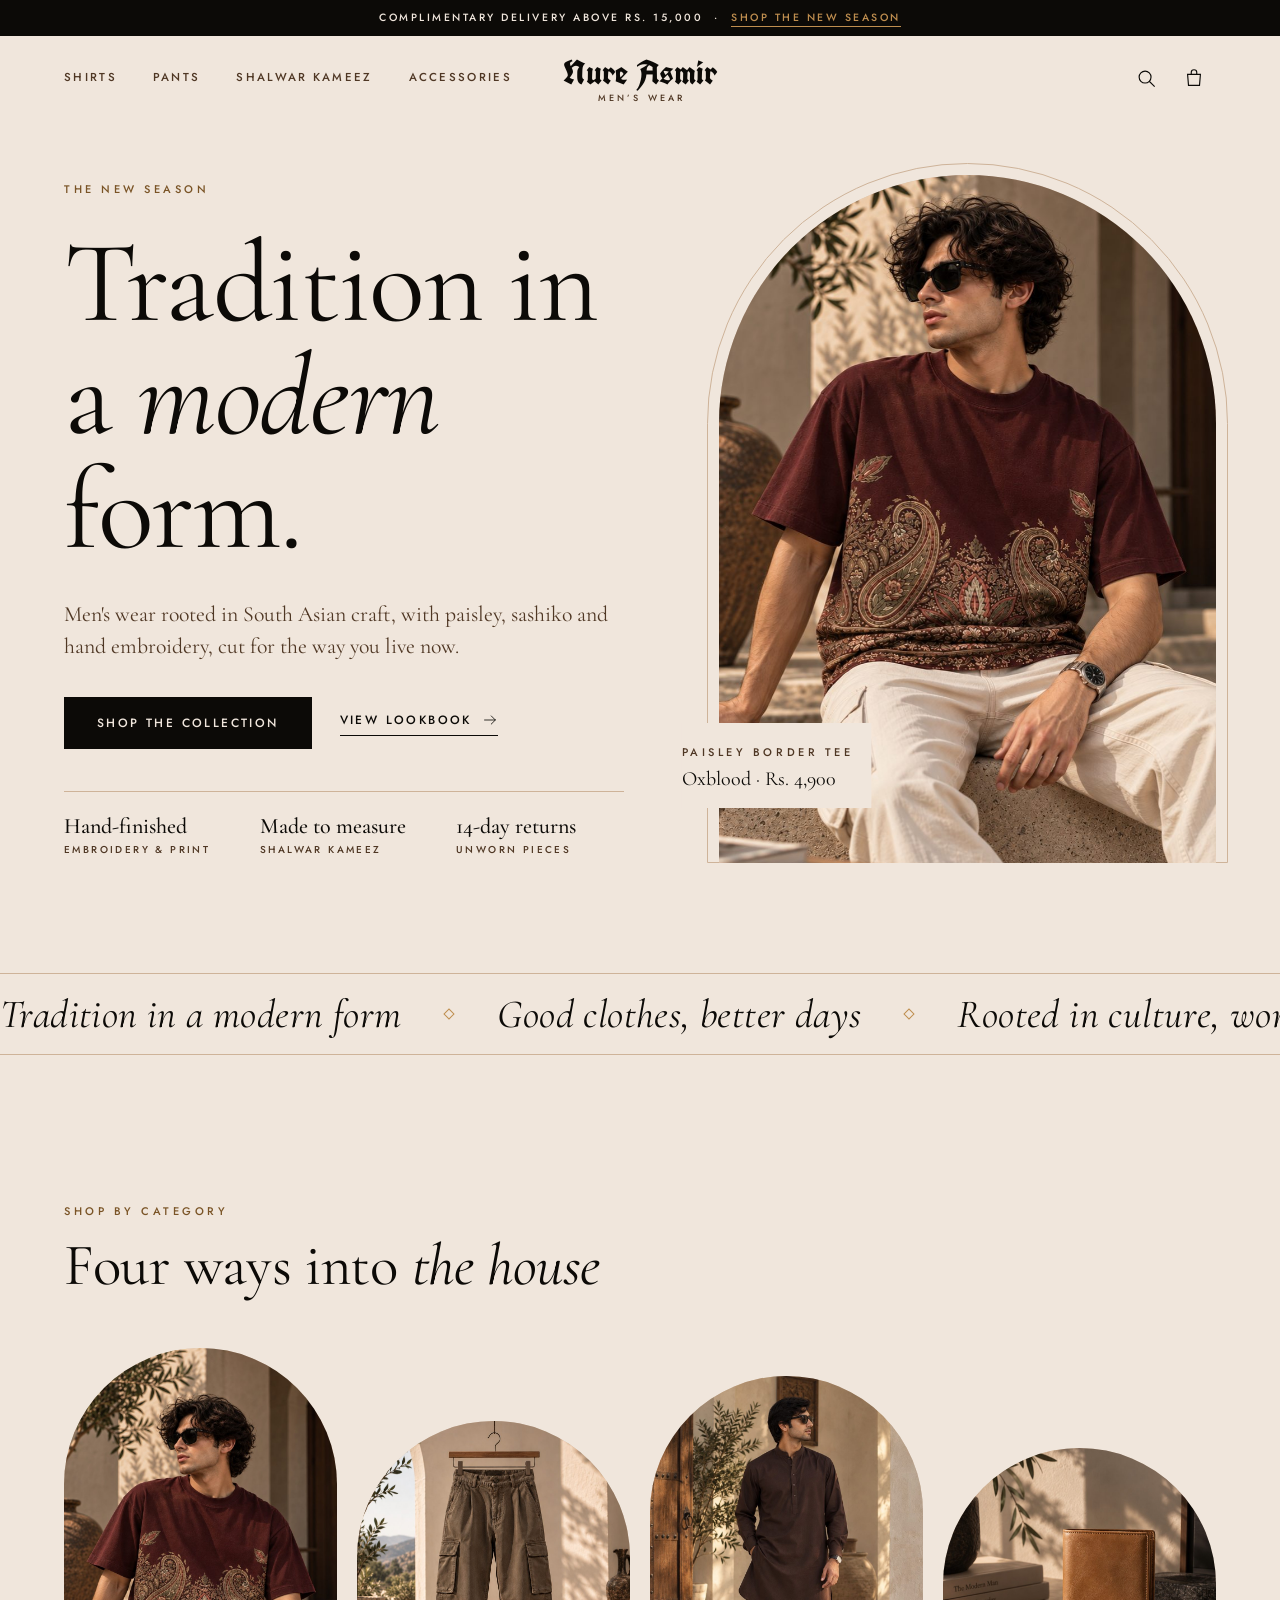
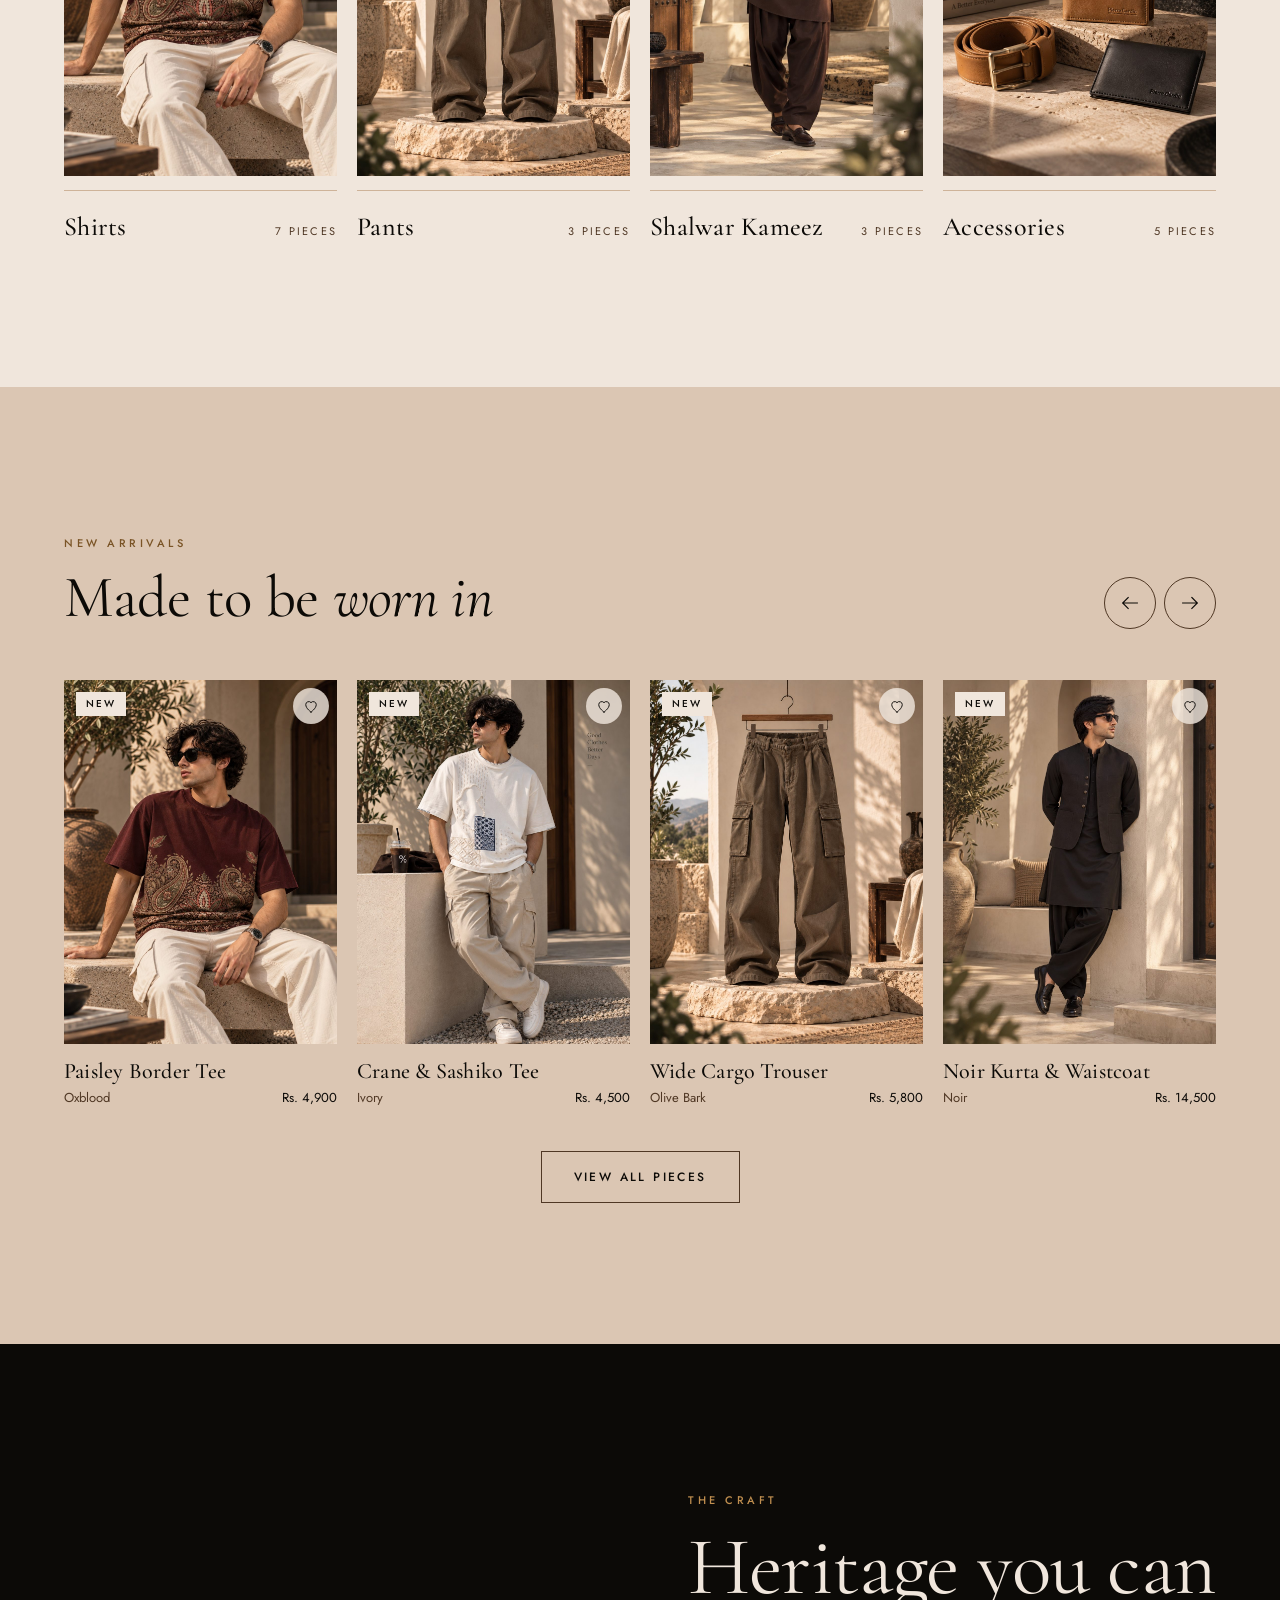
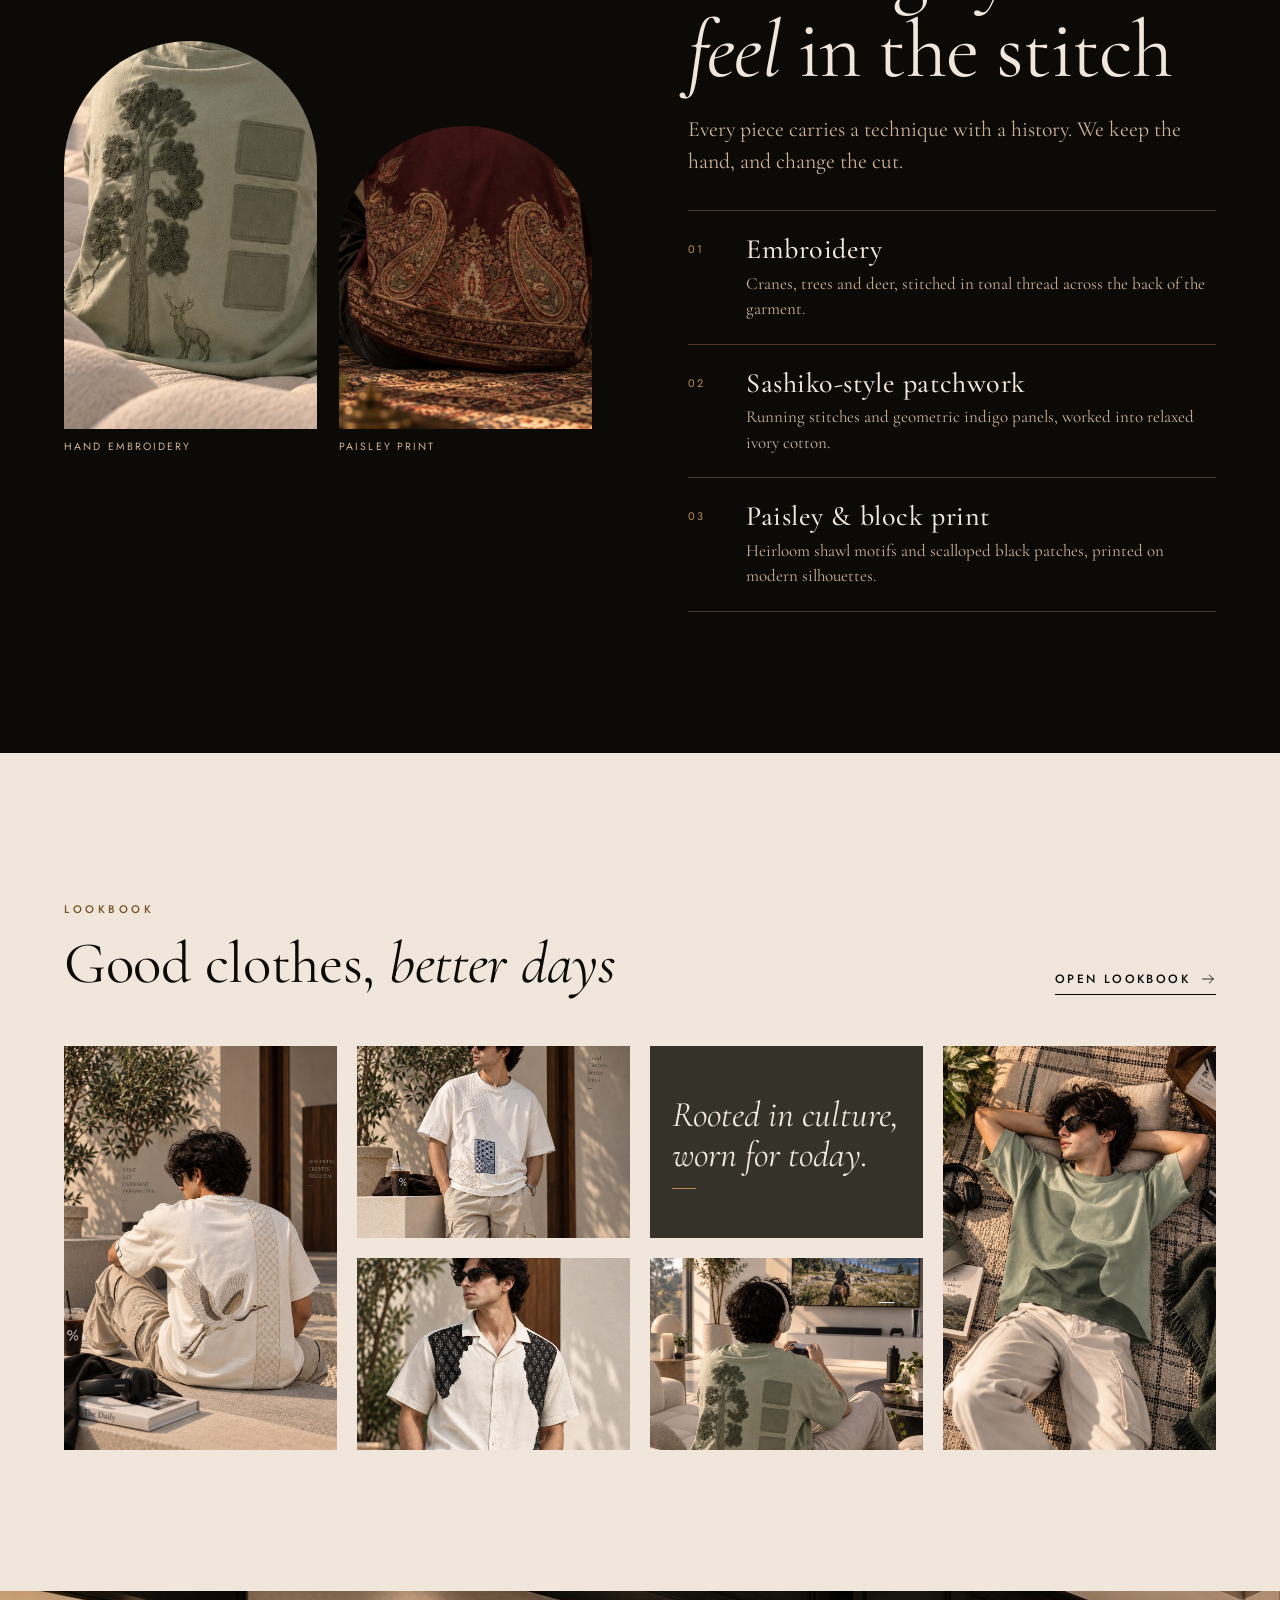
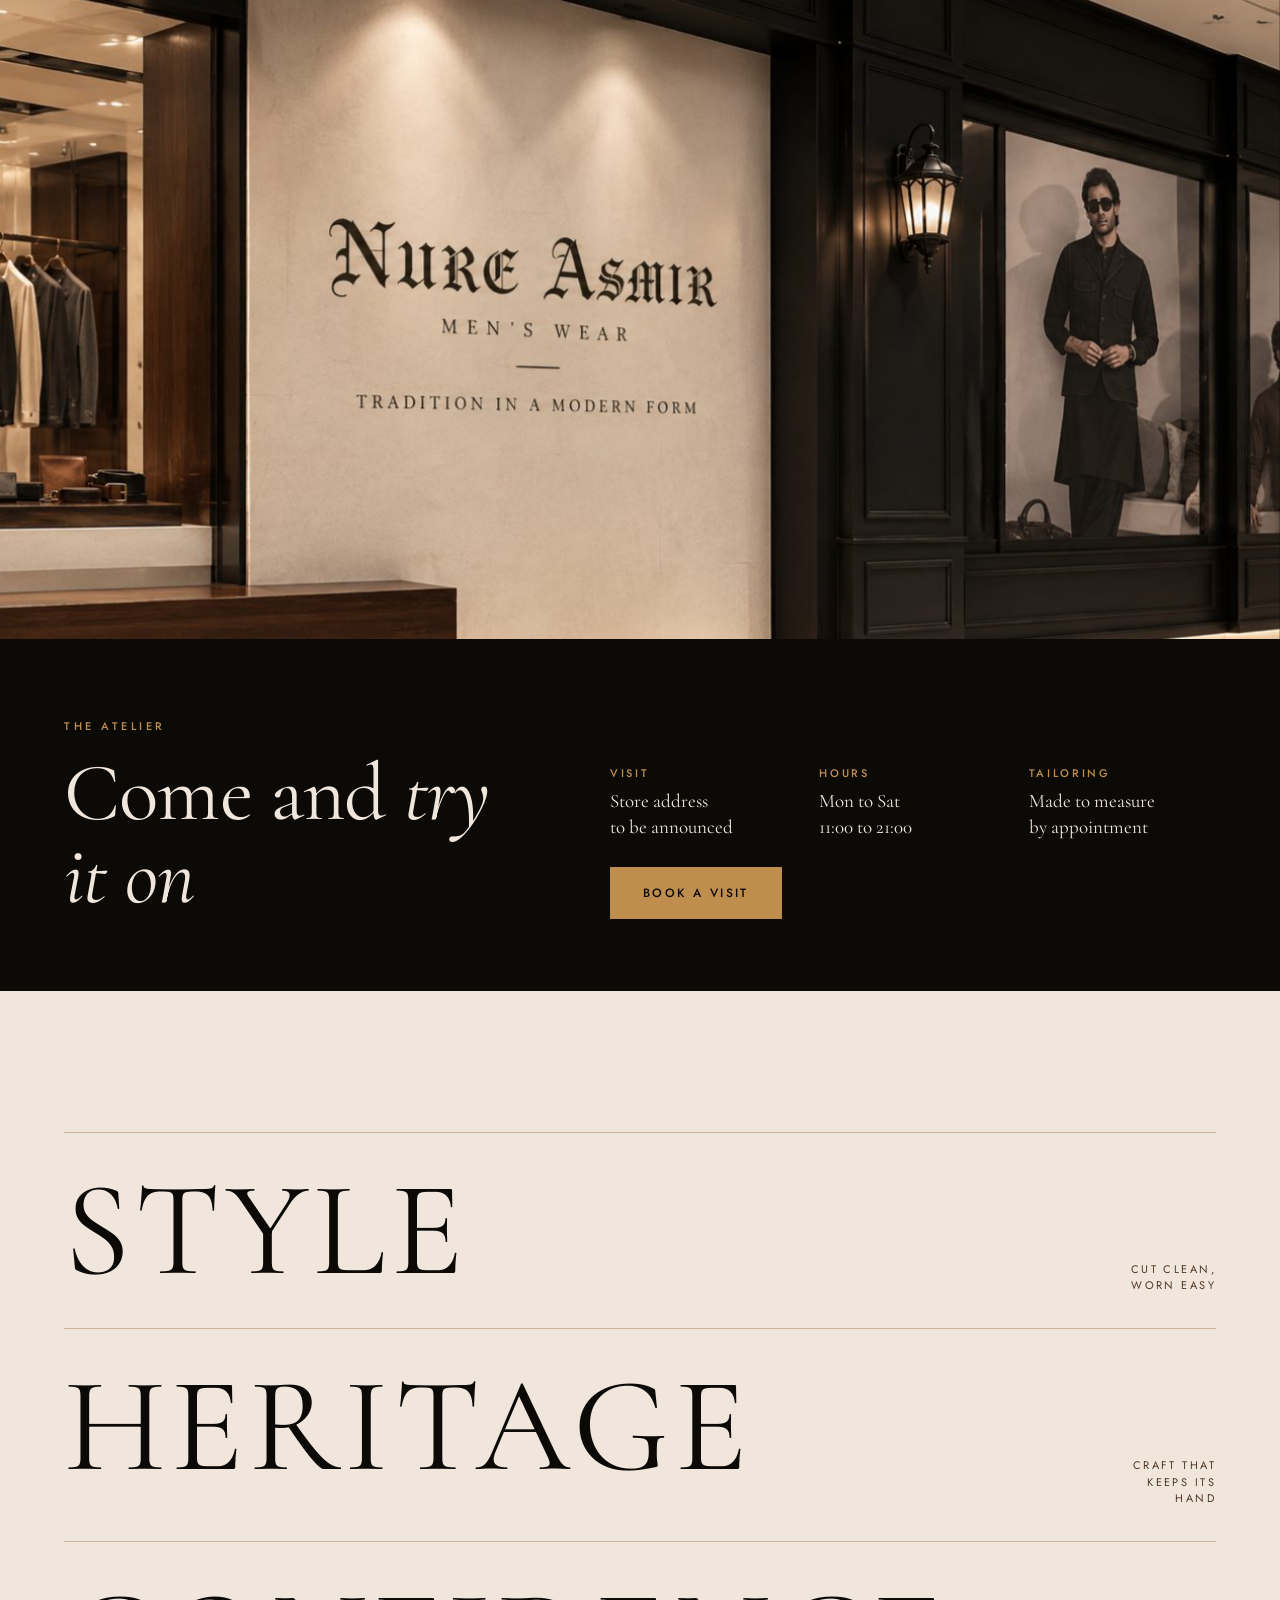
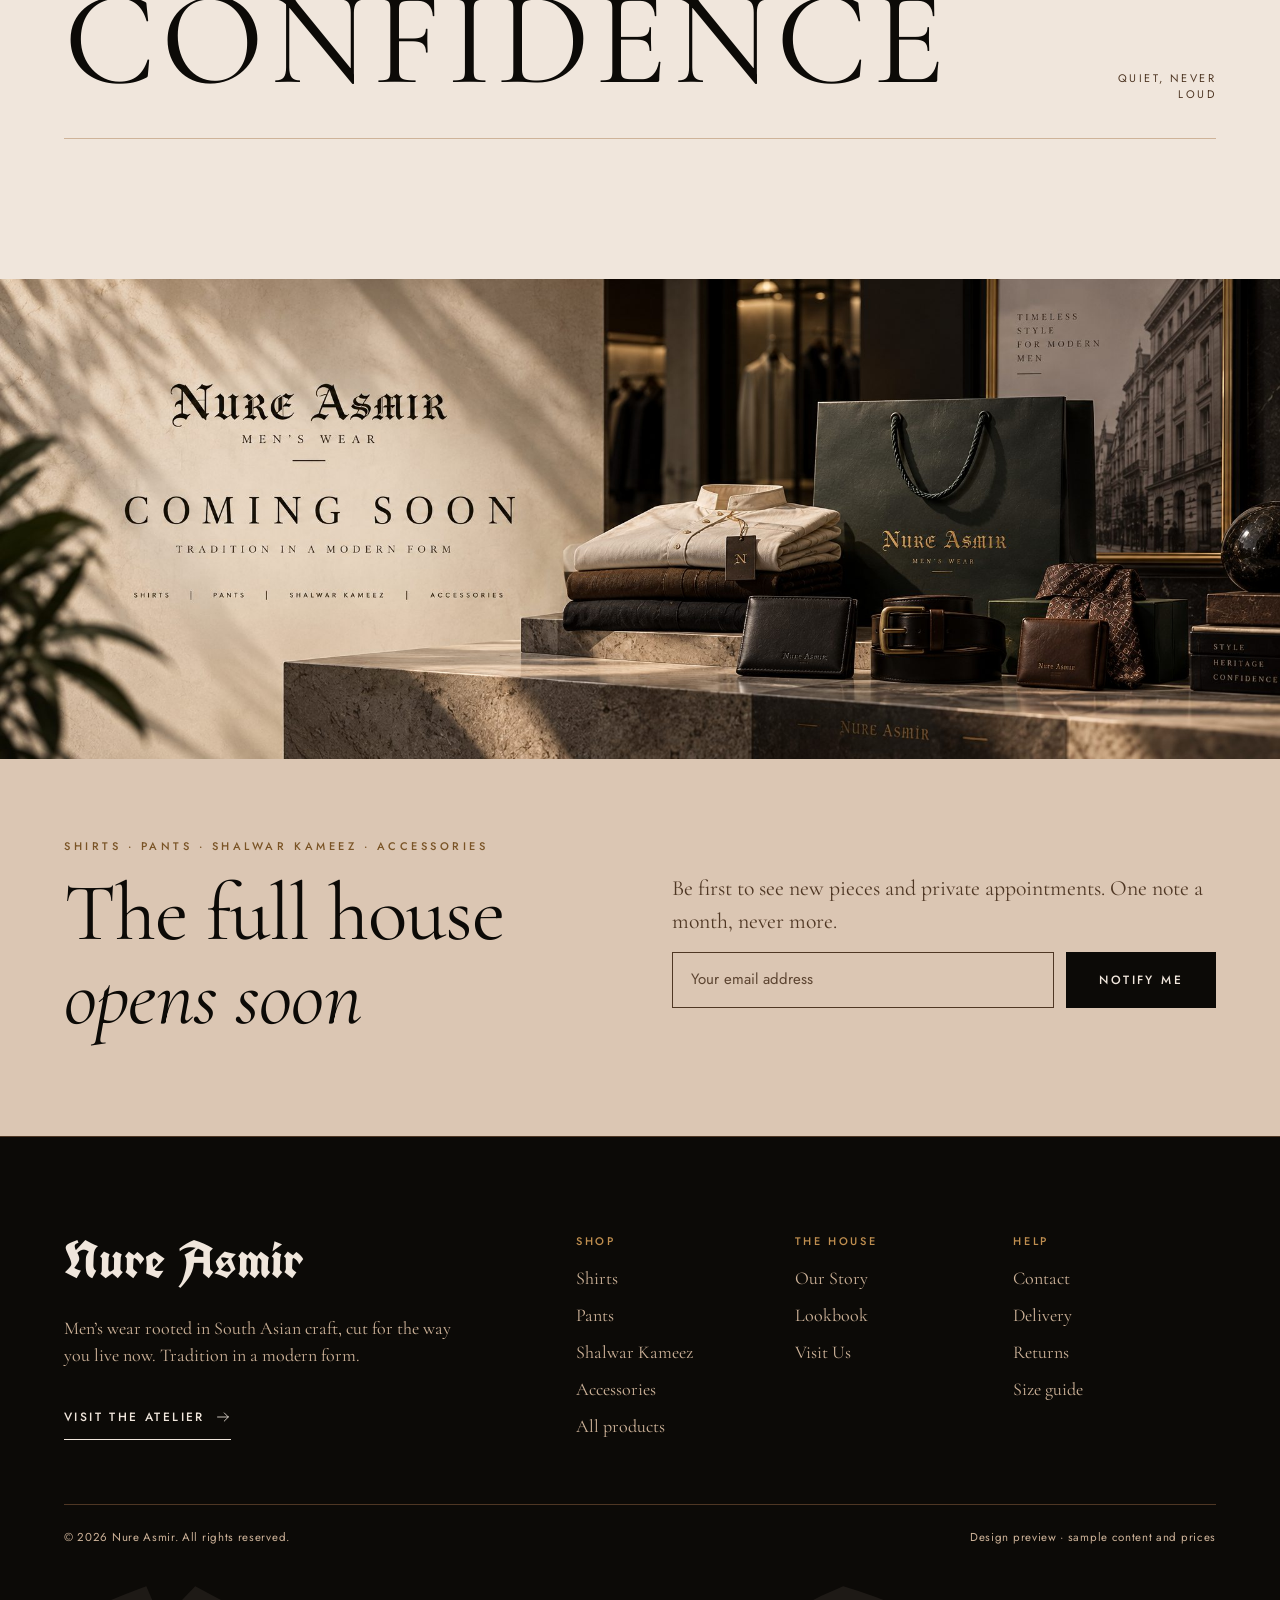
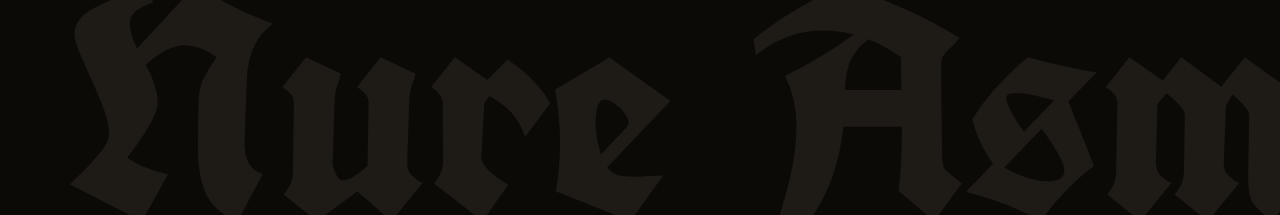
<file: index.html>
<!doctype html>
<html lang="en">
<head>
  <meta charset="utf-8">
  <meta name="viewport" content="width=device-width, initial-scale=1, viewport-fit=cover">
  <title>Nure Asmir | Men's Wear. Tradition in a modern form.</title>
  <meta name="description" content="Nure Asmir is a men's wear label: shirts, pants, shalwar kameez and accessories rooted in South Asian craft and cut for today.">
  <meta name="theme-color" content="#f0e6dc">
  <meta property="og:title" content="Nure Asmir | Men's Wear">
  <meta property="og:description" content="Tradition in a modern form.">
  <meta property="og:image" content="public/assets/web/banner-coming-soon.jpg">
  <meta property="og:type" content="website">
  <link rel="icon" href="data:image/svg+xml,%3Csvg xmlns='http://www.w3.org/2000/svg' viewBox='0 0 64 64'%3E%3Crect width='64' height='64' fill='%230c0a07'/%3E%3Ctext x='32' y='44' font-family='Georgia,serif' font-size='34' text-anchor='middle' fill='%23f0e6dc'%3ENA%3C/text%3E%3C/svg%3E">
  <link rel="preconnect" href="https://fonts.googleapis.com"><link rel="preconnect" href="https://fonts.gstatic.com" crossorigin>
  <link rel="stylesheet" href="css/tokens.css">
  <link rel="stylesheet" href="css/styles.css">
  <link rel="preload" as="image" href="public/assets/web/oxblood-paisley-tee.jpg" fetchpriority="high">
  <script>
    document.documentElement.classList.add("js");
    try { if (!sessionStorage.getItem("na-splash")) { sessionStorage.setItem("na-splash", "1"); document.documentElement.classList.add("splash-on"); } } catch (e) {}
  </script>
  <script src="js/data.js" defer></script>
  <script src="js/app.js" defer></script>
</head>
<body data-page="home">

<main id="main">

  <!-- HERO -->
  <section class="hero">
    <div class="container hero__grid">
      <div class="hero__copy">
        <span class="eyebrow eyebrow--accent" data-reveal>The new season</span>
        <h1 class="display" data-reveal style="--d:.1s">Tradition in a <em>modern</em> form.</h1>
        <p class="lead" data-reveal style="--d:.2s">Men's wear rooted in South Asian craft, with paisley, sashiko and hand embroidery, cut for the way you live now.</p>
        <div class="hero__cta" data-reveal style="--d:.3s">
          <a class="btn btn--primary" href="shop.html">Shop the collection</a>
          <a class="link" href="lookbook.html">View lookbook <svg class="icon" viewBox="0 0 24 24" aria-hidden="true"><path d="M4 12h16M14 6l6 6-6 6"/></svg></a>
        </div>
        <div class="hero__meta" data-reveal style="--d:.4s">
          <div><b>Hand-finished</b><span class="eyebrow">Embroidery &amp; print</span></div>
          <div><b>Made to measure</b><span class="eyebrow">Shalwar kameez</span></div>
          <div><b>14-day returns</b><span class="eyebrow">Unworn pieces</span></div>
        </div>
      </div>
      <div class="hero__media" data-reveal="fade" style="--d:.15s">
        <div class="hero__ring" aria-hidden="true"></div>
        <div class="hero__arch arch">
          <img data-parallax=".07" src="public/assets/web/oxblood-paisley-tee.jpg" width="1086" height="1448" alt="Model in an oxblood tee with a printed paisley border, seated on a stone bench beside an olive tree" fetchpriority="high">
        </div>
        <a class="hero__cap" href="product.html?id=paisley-border-tee"><span class="eyebrow">Paisley Border Tee</span><br><span style="font-size:20px">Oxblood &middot; Rs. 4,900</span></a>
      </div>
    </div>
  </section>

  <!-- MARQUEE -->
  <div class="marquee" aria-hidden="true"><div class="marquee__track" id="marquee"></div></div>

  <!-- CATEGORIES -->
  <section class="section">
    <div class="container">
      <div class="sec-head">
        <div><span class="eyebrow eyebrow--accent" data-reveal>Shop by category</span><h2 class="h2" data-reveal style="--d:.08s">Four ways into <em>the house</em></h2></div>
      </div>
      <div class="cats" id="cats"></div>
    </div>
  </section>

  <!-- NEW ARRIVALS -->
  <section class="section surface-raised">
    <div class="container">
      <div class="sec-head">
        <div><span class="eyebrow eyebrow--accent" data-reveal>New arrivals</span><h2 class="h2" data-reveal style="--d:.08s">Made to be <em>worn in</em></h2></div>
        <div class="rail-ctl"><button class="round" id="railPrev" aria-label="Previous"><svg class="icon" viewBox="0 0 24 24" aria-hidden="true"><path d="M20 12H4M10 6l-6 6 6 6"/></svg></button><button class="round" id="railNext" aria-label="Next"><svg class="icon" viewBox="0 0 24 24" aria-hidden="true"><path d="M4 12h16M14 6l6 6-6 6"/></svg></button></div>
      </div>
      <div class="rail" id="newRail"></div>
      <div style="margin-top:44px;text-align:center"><a class="btn btn--secondary" href="shop.html">View all pieces</a></div>
    </div>
  </section>

  <!-- CRAFT -->
  <section class="section on-dark" data-theme="espresso">
    <div class="container craft__grid">
      <div class="craft__imgs">
        <figure data-reveal="rise-img"><div class="arch"><img src="public/assets/web/detail-tree.jpg" alt="Tonal embroidery of a tall tree and a deer on a sage tee" loading="lazy"></div><figcaption>Hand embroidery</figcaption></figure>
        <figure data-reveal="rise-img" style="--d:.15s"><div class="arch"><img src="public/assets/web/detail-paisley.jpg" alt="Printed paisley border in rust, sage and cream on an oxblood tee" loading="lazy"></div><figcaption>Paisley print</figcaption></figure>
      </div>
      <div>
        <span class="eyebrow eyebrow--accent" data-reveal>The craft</span>
        <h2 class="h1" data-reveal style="--d:.08s;margin-top:14px">Heritage you can <em>feel</em> in the stitch</h2>
        <p class="lead" data-reveal style="--d:.16s;margin-top:20px">Every piece carries a technique with a history. We keep the hand, and change the cut.</p>
        <div class="craft__list">
          <div class="craft__item" data-reveal><span>01</span><div><h3 class="h3">Embroidery</h3><p>Cranes, trees and deer, stitched in tonal thread across the back of the garment.</p></div></div>
          <div class="craft__item" data-reveal><span>02</span><div><h3 class="h3">Sashiko-style patchwork</h3><p>Running stitches and geometric indigo panels, worked into relaxed ivory cotton.</p></div></div>
          <div class="craft__item" data-reveal><span>03</span><div><h3 class="h3">Paisley &amp; block print</h3><p>Heirloom shawl motifs and scalloped black patches, printed on modern silhouettes.</p></div></div>
        </div>
      </div>
    </div>
  </section>

  <!-- LOOKBOOK MOSAIC -->
  <section class="section">
    <div class="container">
      <div class="sec-head">
        <div><span class="eyebrow eyebrow--accent" data-reveal>Lookbook</span><h2 class="h2" data-reveal style="--d:.08s">Good clothes, <em>better days</em></h2></div>
        <a class="link" href="lookbook.html" data-reveal>Open lookbook <svg class="icon" viewBox="0 0 24 24" aria-hidden="true"><path d="M4 12h16M14 6l6 6-6 6"/></svg></a>
      </div>
      <div class="mosaic mosaic--home">
        <a class="tile tile--tall" href="lookbook.html" data-reveal><img src="public/assets/web/ivory-crane-tee-back.jpg" alt="Back of an ivory tee with an embroidered crane in flight" loading="lazy"><span class="tile__cap">Same sky, different perspective</span></a>
        <a class="tile" href="lookbook.html" data-reveal style="--d:.08s"><img src="public/assets/web/ivory-sashiko-tee.jpg" alt="Model leaning on a stone wall in an ivory sashiko tee and khaki cargos" loading="lazy" style="object-position:50% 25%"><span class="tile__cap">Good clothes, better days</span></a>
        <a class="tile tile--quote" href="lookbook.html" data-reveal style="--d:.16s"><div><p>Rooted in culture, worn for today.</p><span class="dash"></span></div></a>
        <a class="tile tile--tall" href="lookbook.html" data-reveal style="--d:.24s"><img src="public/assets/web/sage-wave-tee.jpg" alt="Model lying on a woven rug in a three-tone sage tee" loading="lazy"><span class="tile__cap">A calmer you</span></a>
        <a class="tile" href="lookbook.html" data-reveal><img src="public/assets/web/camp-collar-shirt.jpg" alt="Model in a linen camp collar shirt with black block-print patches" loading="lazy" style="object-position:50% 20%"><span class="tile__cap">Timeless style for modern men</span></a>
        <a class="tile" href="lookbook.html" data-reveal style="--d:.08s"><img src="public/assets/web/sage-tree-tee.jpg" alt="Model seen from behind in a sage tee with a tree and deer embroidered on the back" loading="lazy"><span class="tile__cap">Discipline creates freedom</span></a>
      </div>
    </div>
  </section>

  <!-- ATELIER -->
  <section class="atelier on-dark" data-theme="espresso">
    <div class="atelier__img"><img data-parallax=".05" src="public/assets/web/banner-storefront.jpg" alt="The Nure Asmir storefront: the wordmark on a limestone wall beside a window of tailored jackets, and two portraits in the display" width="2048" height="768" loading="lazy"></div>
    <div class="container atelier__panel">
      <div data-reveal>
        <span class="eyebrow eyebrow--accent">The atelier</span>
        <h2 class="h1" style="margin-top:14px">Come and <em>try it on</em></h2>
      </div>
      <div style="display:grid;gap:26px;--d:.1s" data-reveal>
        <div class="atelier__cols">
          <div><h4>Visit</h4><p>Store address<br>to be announced</p></div>
          <div><h4>Hours</h4><p>Mon to Sat<br>11:00 to 21:00</p></div>
          <div><h4>Tailoring</h4><p>Made to measure<br>by appointment</p></div>
        </div>
        <div><a class="btn btn--brass" href="contact.html">Book a visit</a></div>
      </div>
    </div>
  </section>

  <!-- VALUES -->
  <section class="section">
    <div class="container">
      <div class="values">
        <div class="values__row" data-reveal><b>Style</b><span>Cut clean, worn easy</span></div>
        <div class="values__row" data-reveal style="--d:.08s"><b>Heritage</b><span>Craft that keeps its hand</span></div>
        <div class="values__row" data-reveal style="--d:.16s"><b>Confidence</b><span>Quiet, never loud</span></div>
      </div>
    </div>
  </section>

  <!-- TEASER + NEWSLETTER -->
  <section class="teaser surface-raised">
    <div class="teaser__img" data-reveal="fade"><img src="public/assets/web/banner-coming-soon.jpg" alt="Folded shirts, a forest-green gift bag, leather wallets, a belt and a silk tie arranged on a marble plinth" width="2048" height="768" loading="lazy"></div>
    <div class="container teaser__body">
      <div data-reveal>
        <span class="eyebrow eyebrow--accent">Shirts &middot; Pants &middot; Shalwar Kameez &middot; Accessories</span>
        <h2 class="h1" style="margin-top:14px">The full house <em>opens soon</em></h2>
      </div>
      <div data-reveal style="--d:.12s;display:grid;gap:14px">
        <p class="lead">Be first to see new pieces and private appointments. One note a month, never more.</p>
        <form class="form-inline js-news" novalidate><label class="sr-only" for="nl">Email address</label><input id="nl" type="email" placeholder="Your email address" autocomplete="email"><button class="btn btn--primary" type="submit">Notify me</button></form>
        <p class="form-note" role="status"></p>
      </div>
    </div>
  </section>

</main>

</body>
</html>
</file>
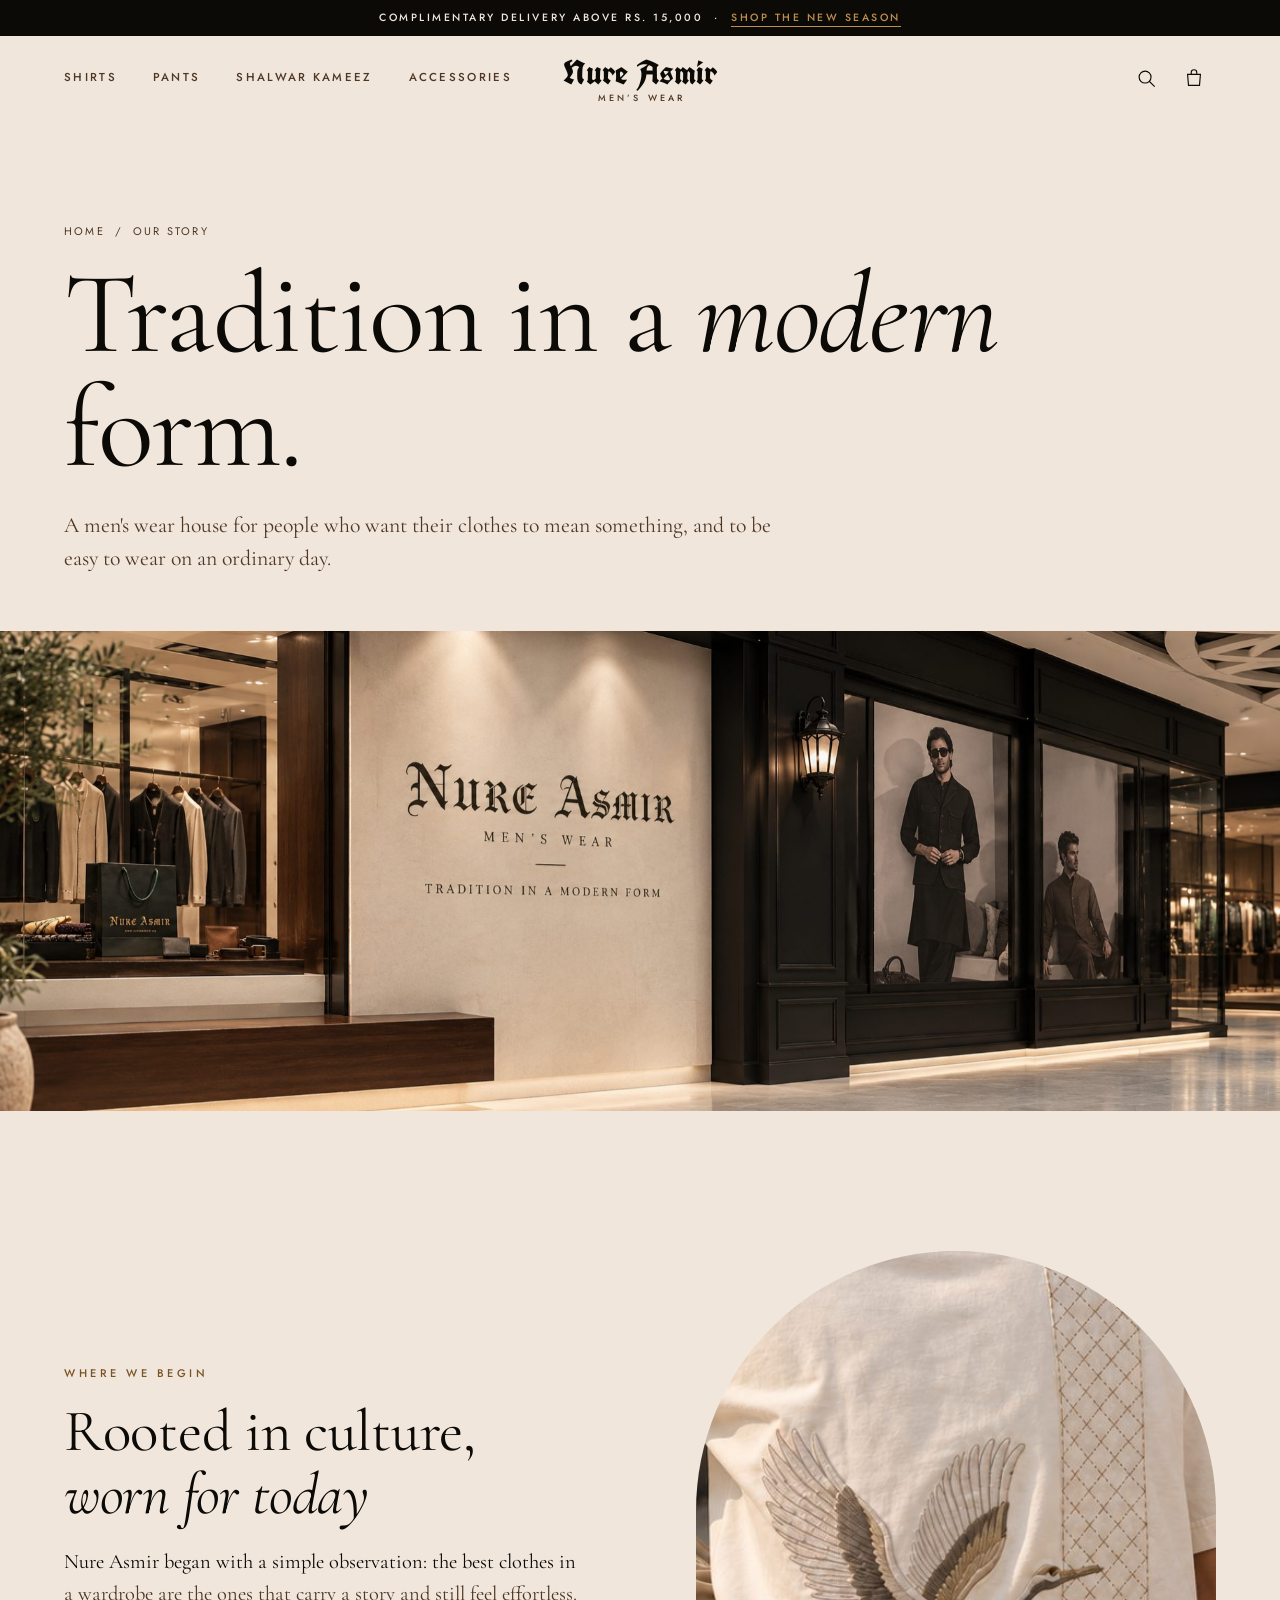
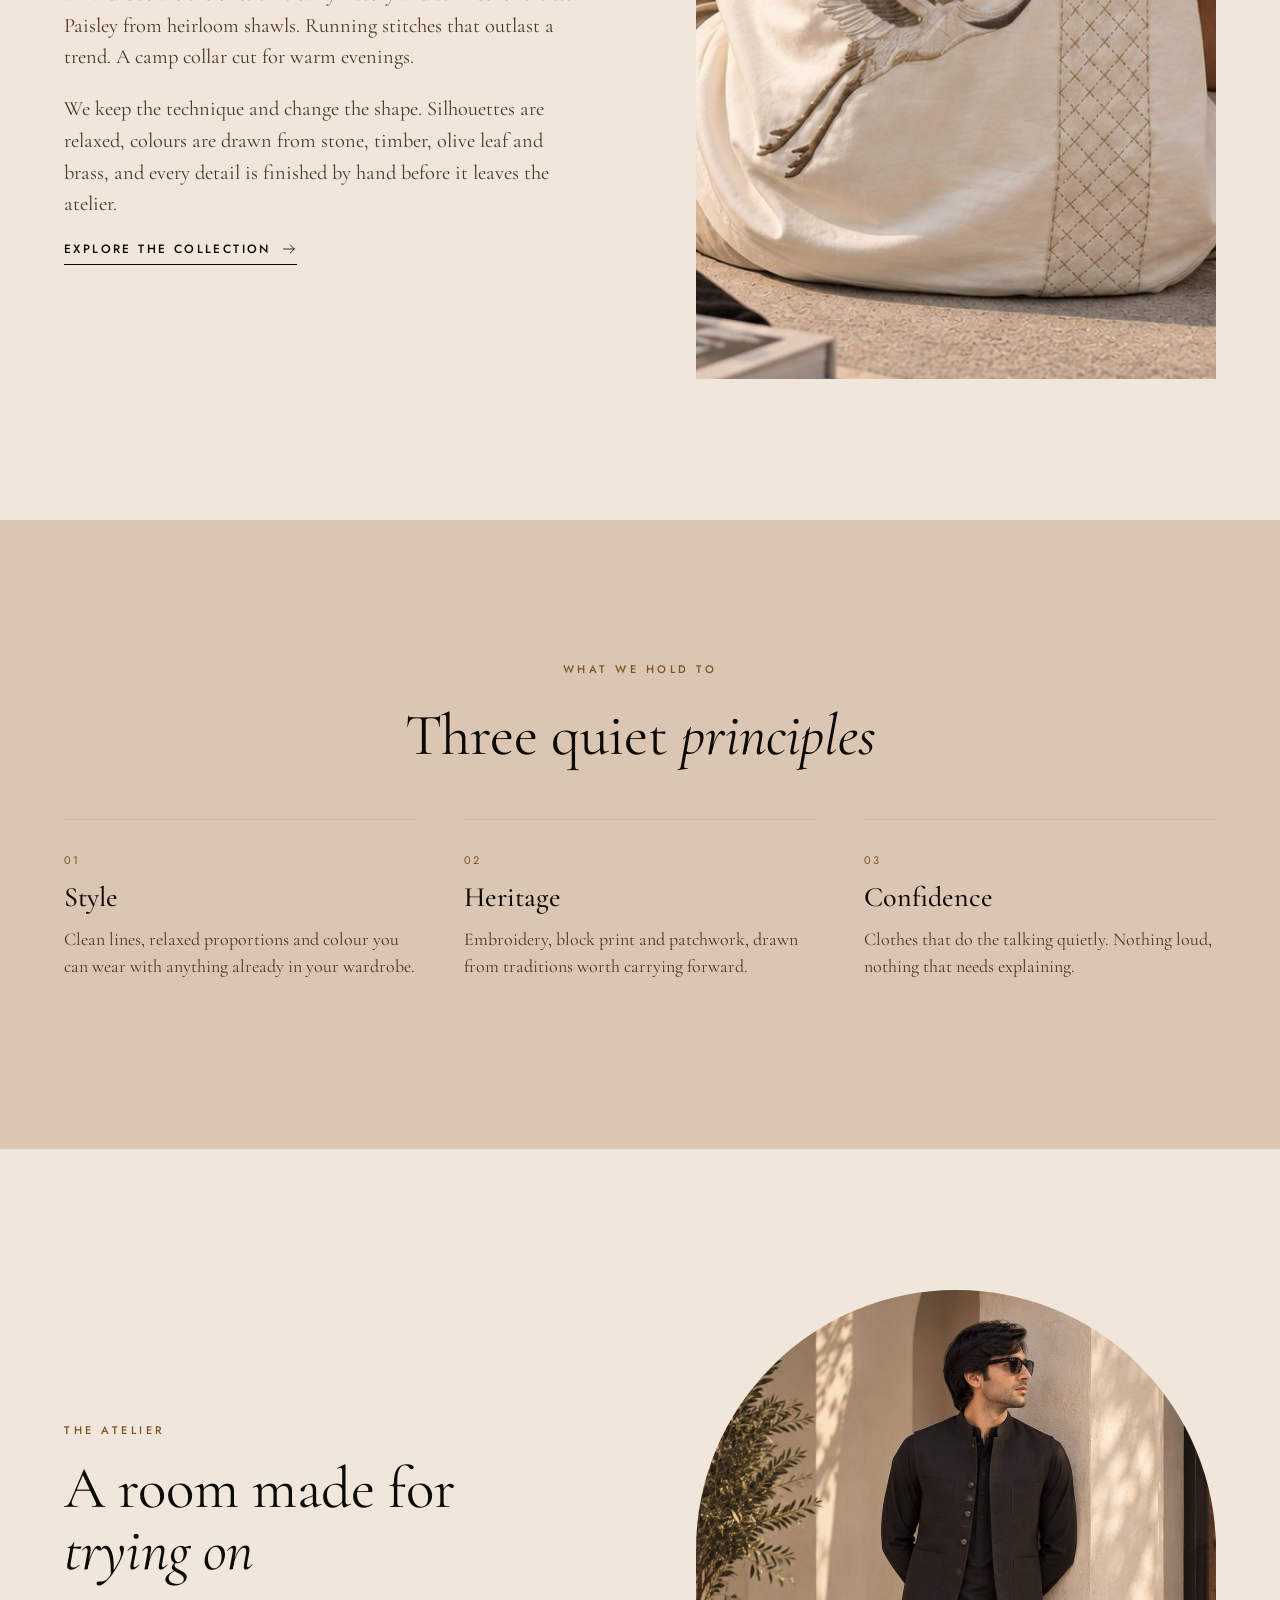
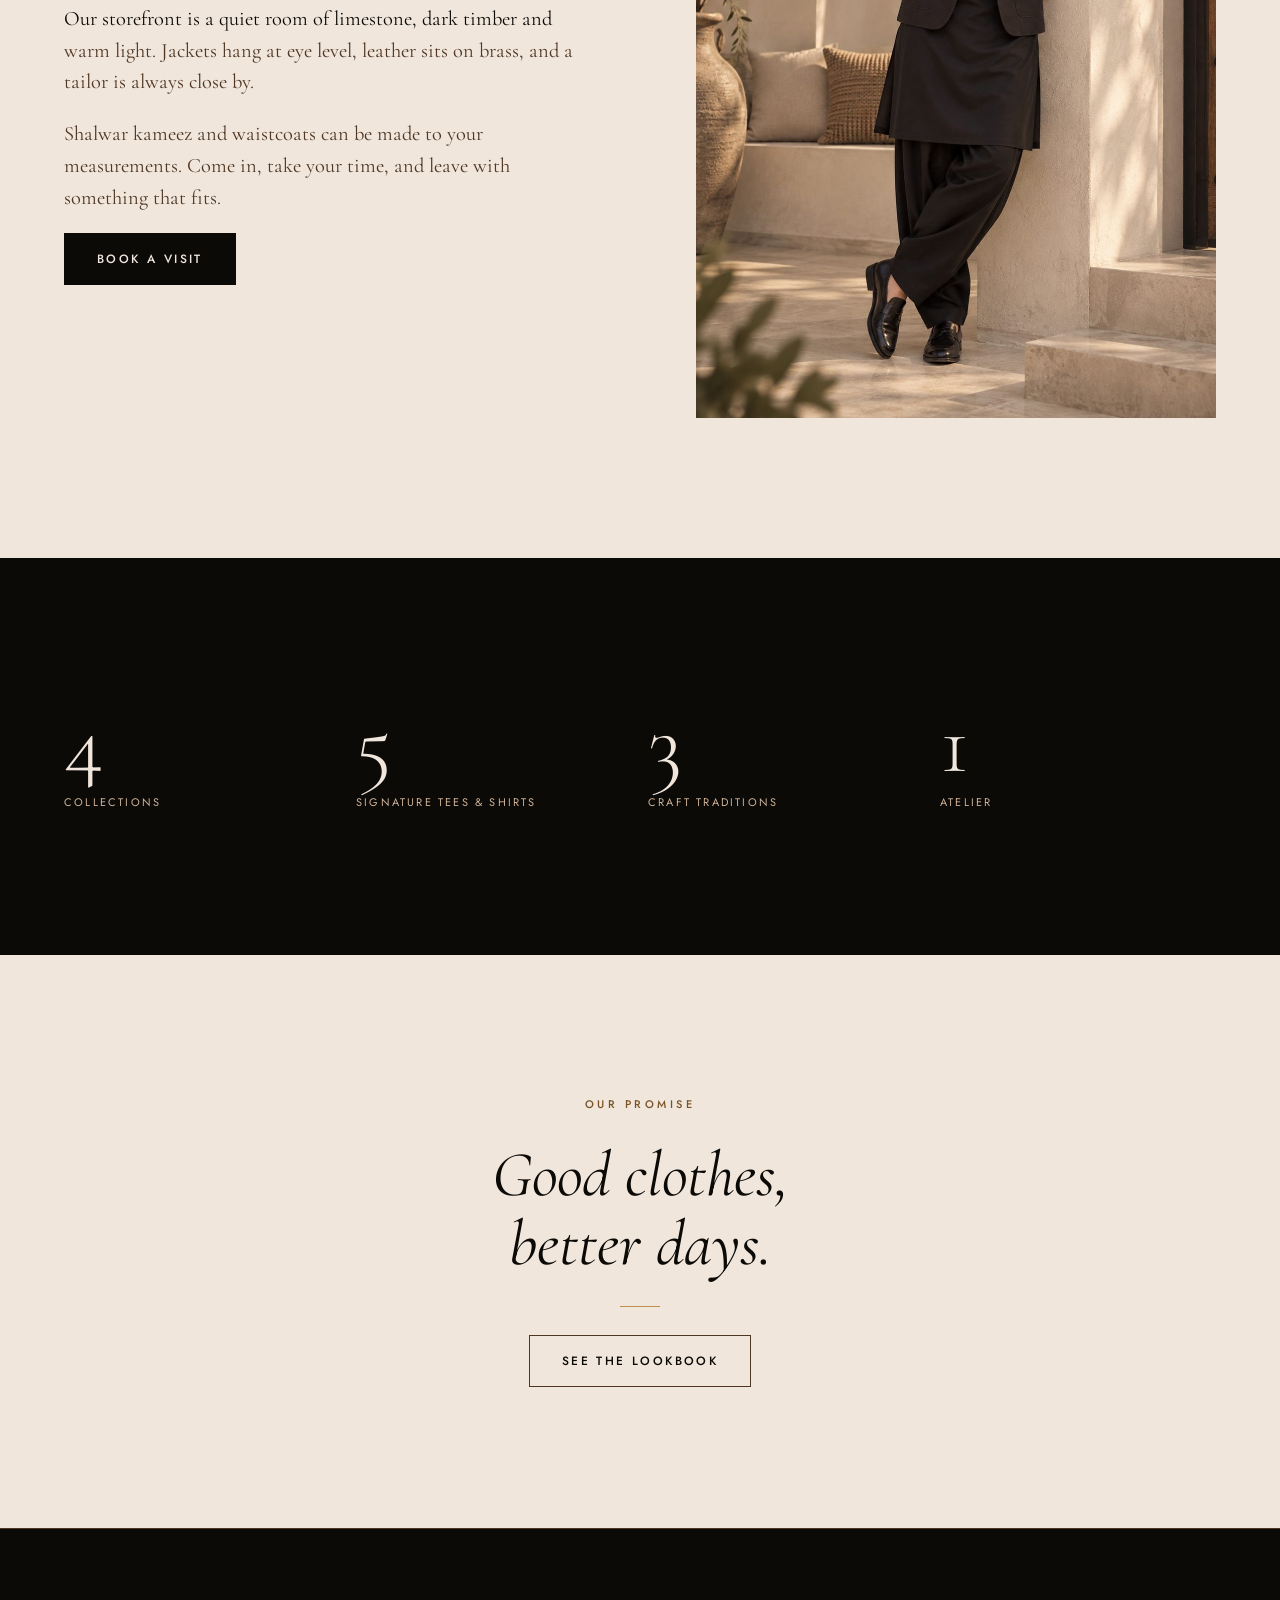
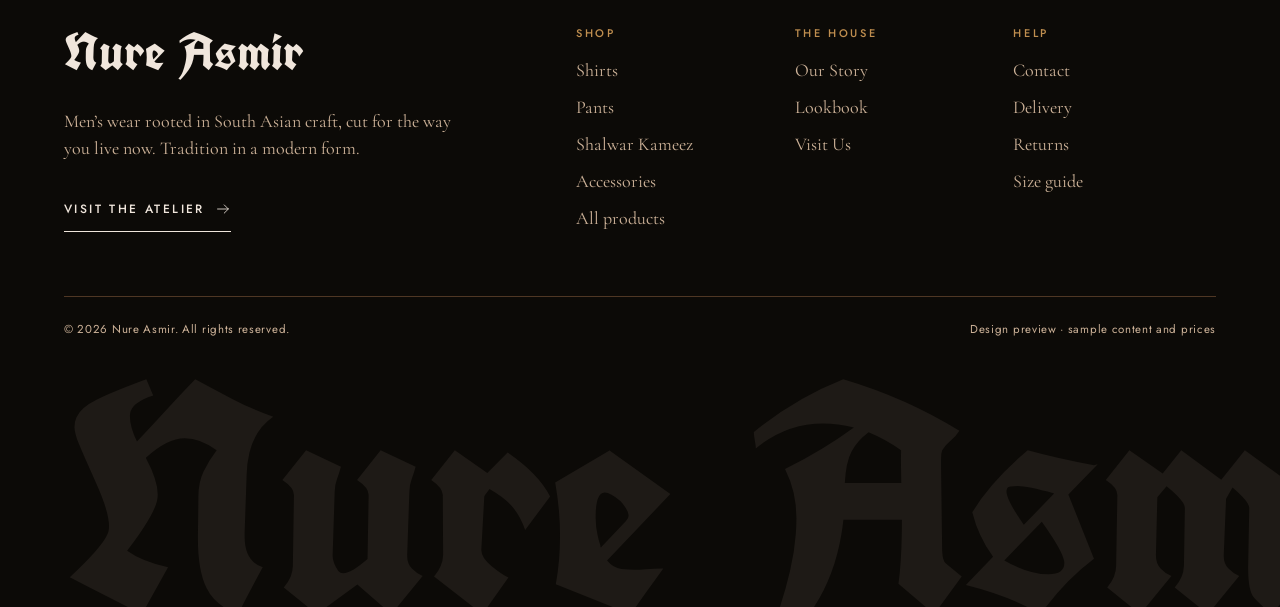
<file: about.html>
<!doctype html>
<html lang="en">
<head>
  <meta charset="utf-8">
  <meta name="viewport" content="width=device-width, initial-scale=1, viewport-fit=cover">
  <title>Our Story | Nure Asmir</title>
  <meta name="description" content="Nure Asmir is a men's wear house built on one idea: tradition in a modern form.">
  <meta name="theme-color" content="#f0e6dc">
  <link rel="icon" href="data:image/svg+xml,%3Csvg xmlns='http://www.w3.org/2000/svg' viewBox='0 0 64 64'%3E%3Crect width='64' height='64' fill='%230c0a07'/%3E%3Ctext x='32' y='44' font-family='Georgia,serif' font-size='34' text-anchor='middle' fill='%23f0e6dc'%3ENA%3C/text%3E%3C/svg%3E">
  <link rel="preconnect" href="https://fonts.googleapis.com"><link rel="preconnect" href="https://fonts.gstatic.com" crossorigin>
  <link rel="stylesheet" href="css/tokens.css">
  <link rel="stylesheet" href="css/styles.css">
  <script>document.documentElement.classList.add("js");</script>
  <script src="js/data.js" defer></script>
  <script src="js/app.js" defer></script>
</head>
<body data-page="about">
<main id="main">
  <section class="container page-head">
    <nav class="crumbs" aria-label="Breadcrumb"><a href="index.html">Home</a><span>/</span><span aria-current="page">Our Story</span></nav>
    <h1 class="display" data-reveal>Tradition in a <em>modern</em> form.</h1>
    <p class="lead" data-reveal style="--d:.1s">A men's wear house for people who want their clothes to mean something, and to be easy to wear on an ordinary day.</p>
  </section>

  <div class="story-hero" data-reveal="fade">
    <div class="story-hero__img"><img data-parallax=".04" src="public/assets/web/banner-storefront.jpg" alt="The Nure Asmir storefront in a marble-floored arcade" width="2048" height="768"></div>
  </div>

  <section class="section">
    <div class="container split">
      <div class="prose" data-reveal>
        <span class="eyebrow eyebrow--accent">Where we begin</span>
        <h2 class="h2">Rooted in culture, <em>worn for today</em></h2>
        <p>Nure Asmir began with a simple observation: the best clothes in a wardrobe are the ones that carry a story and still feel effortless. Paisley from heirloom shawls. Running stitches that outlast a trend. A camp collar cut for warm evenings.</p>
        <p>We keep the technique and change the shape. Silhouettes are relaxed, colours are drawn from stone, timber, olive leaf and brass, and every detail is finished by hand before it leaves the atelier.</p>
        <a class="link" href="shop.html" style="justify-self:start">Explore the collection <svg class="icon" viewBox="0 0 24 24" aria-hidden="true"><path d="M4 12h16M14 6l6 6-6 6"/></svg></a>
      </div>
      <div class="split__img" data-reveal="rise-img"><div class="arch"><img src="public/assets/web/detail-crane.jpg" alt="Embroidered crane in flight on an ivory tee" loading="lazy"></div></div>
    </div>
  </section>

  <section class="section surface-raised">
    <div class="container">
      <div class="sec-head sec-head--center"><span class="eyebrow eyebrow--accent" data-reveal>What we hold to</span><h2 class="h2" data-reveal style="--d:.08s">Three quiet <em>principles</em></h2></div>
      <div class="pillars">
        <div class="pillar" data-reveal><span>01</span><b>Style</b><p>Clean lines, relaxed proportions and colour you can wear with anything already in your wardrobe.</p></div>
        <div class="pillar" data-reveal style="--d:.1s"><span>02</span><b>Heritage</b><p>Embroidery, block print and patchwork, drawn from traditions worth carrying forward.</p></div>
        <div class="pillar" data-reveal style="--d:.2s"><span>03</span><b>Confidence</b><p>Clothes that do the talking quietly. Nothing loud, nothing that needs explaining.</p></div>
      </div>
    </div>
  </section>

  <section class="section">
    <div class="container split split--rev">
      <div class="prose" data-reveal>
        <span class="eyebrow eyebrow--accent">The atelier</span>
        <h2 class="h2">A room made for <em>trying on</em></h2>
        <p>Our storefront is a quiet room of limestone, dark timber and warm light. Jackets hang at eye level, leather sits on brass, and a tailor is always close by.</p>
        <p>Shalwar kameez and waistcoats can be made to your measurements. Come in, take your time, and leave with something that fits.</p>
        <a class="btn btn--primary" href="contact.html" style="justify-self:start">Book a visit</a>
      </div>
      <div class="split__img" data-reveal="rise-img"><div class="arch"><img src="public/assets/web/kameez-noir-waistcoat.jpg" alt="Model in a black kurta and structured waistcoat, leaning against a limestone column" loading="lazy" style="object-position:50% 20%"></div></div>
    </div>
  </section>

  <section class="section on-dark" data-theme="espresso">
    <div class="container">
      <div class="stats">
        <div class="stat" data-reveal><b>4</b><span>Collections</span></div>
        <div class="stat" data-reveal style="--d:.08s"><b>5</b><span>Signature tees &amp; shirts</span></div>
        <div class="stat" data-reveal style="--d:.16s"><b>3</b><span>Craft traditions</span></div>
        <div class="stat" data-reveal style="--d:.24s"><b>1</b><span>Atelier</span></div>
      </div>
    </div>
  </section>

  <section class="section">
    <div class="container quote" data-reveal>
      <span class="eyebrow eyebrow--accent">Our promise</span>
      <p>Good clothes,<br>better days.</p>
      <span class="dash"></span>
      <a class="btn btn--secondary" href="lookbook.html">See the lookbook</a>
    </div>
  </section>
</main>
</body>
</html>
</file>
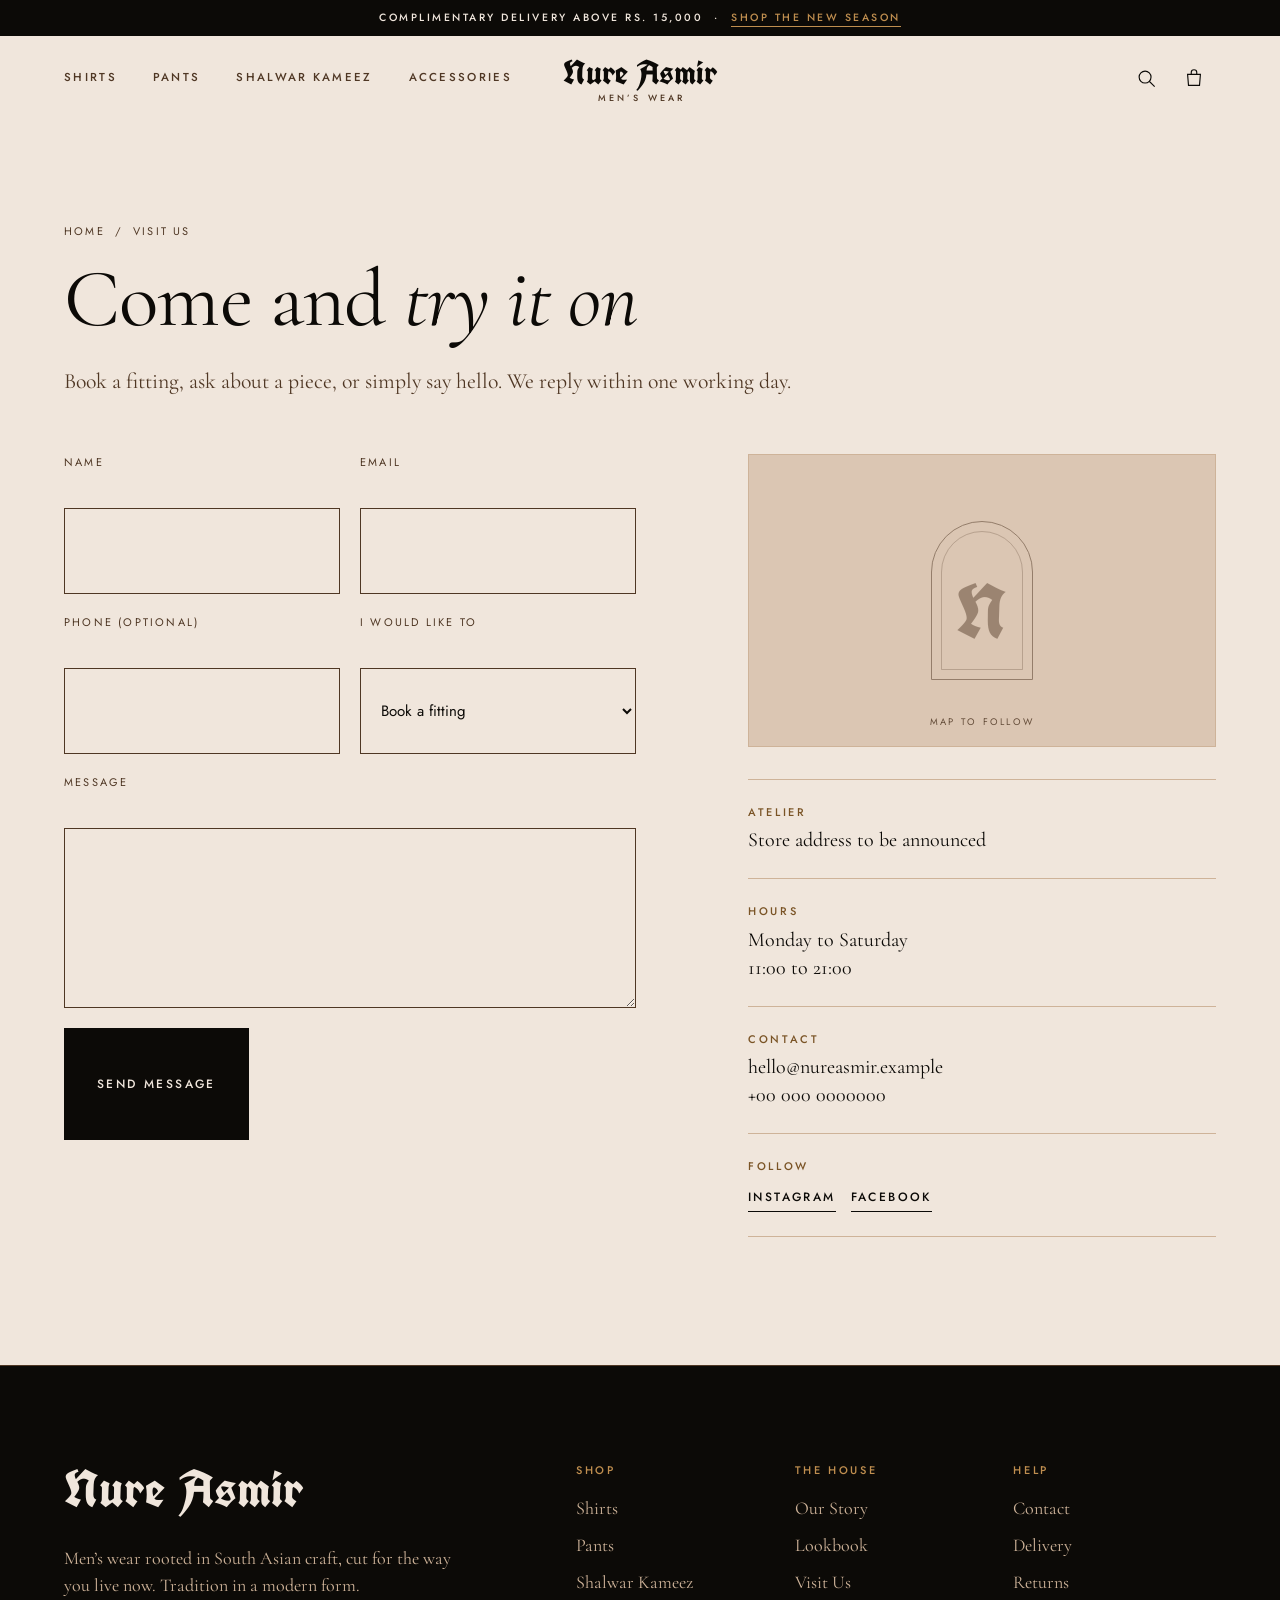
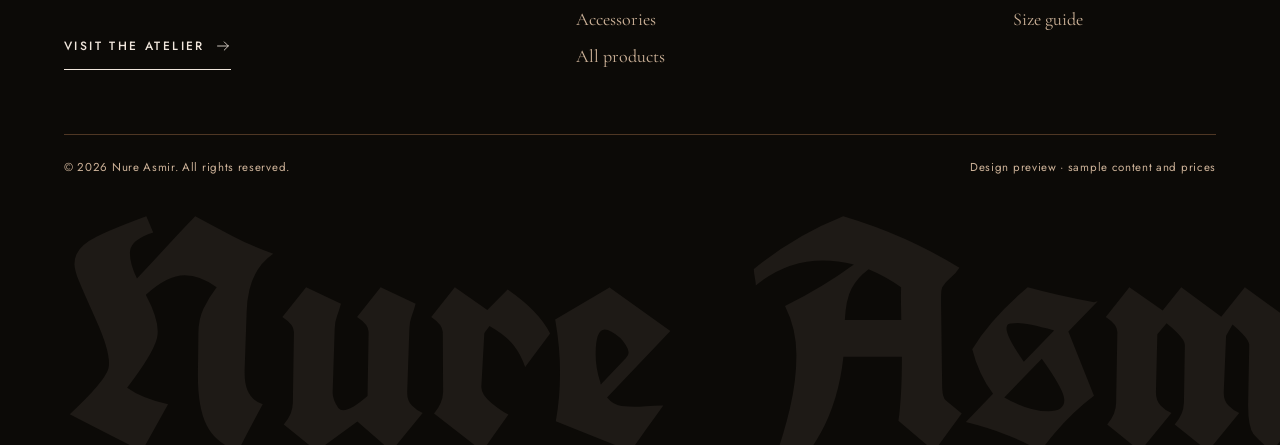
<file: contact.html>
<!doctype html>
<html lang="en">
<head>
  <meta charset="utf-8">
  <meta name="viewport" content="width=device-width, initial-scale=1, viewport-fit=cover">
  <title>Visit Us | Nure Asmir</title>
  <meta name="description" content="Visit the Nure Asmir atelier, book a fitting, or get in touch.">
  <meta name="theme-color" content="#f0e6dc">
  <link rel="icon" href="data:image/svg+xml,%3Csvg xmlns='http://www.w3.org/2000/svg' viewBox='0 0 64 64'%3E%3Crect width='64' height='64' fill='%230c0a07'/%3E%3Ctext x='32' y='44' font-family='Georgia,serif' font-size='34' text-anchor='middle' fill='%23f0e6dc'%3ENA%3C/text%3E%3C/svg%3E">
  <link rel="preconnect" href="https://fonts.googleapis.com"><link rel="preconnect" href="https://fonts.gstatic.com" crossorigin>
  <link rel="stylesheet" href="css/tokens.css">
  <link rel="stylesheet" href="css/styles.css">
  <script>document.documentElement.classList.add("js");</script>
  <script src="js/data.js" defer></script>
  <script src="js/app.js" defer></script>
</head>
<body data-page="contact">
<main id="main">
  <section class="container page-head">
    <nav class="crumbs" aria-label="Breadcrumb"><a href="index.html">Home</a><span>/</span><span aria-current="page">Visit Us</span></nav>
    <h1 class="h1">Come and <em>try it on</em></h1>
    <p class="lead">Book a fitting, ask about a piece, or simply say hello. We reply within one working day.</p>
  </section>

  <section class="container contact">
    <form class="form" id="contactForm" novalidate data-reveal>
      <div class="row">
        <div class="field"><label for="n">Name</label><input id="n" name="name" autocomplete="name" required></div>
        <div class="field"><label for="e">Email</label><input id="e" name="email" type="email" autocomplete="email" required></div>
      </div>
      <div class="row">
        <div class="field"><label for="p">Phone (optional)</label><input id="p" name="phone" type="tel" autocomplete="tel"></div>
        <div class="field"><label for="t">I would like to</label>
          <select id="t" name="topic"><option>Book a fitting</option><option>Ask about a piece</option><option>Made-to-measure enquiry</option><option>Something else</option></select>
        </div>
      </div>
      <div class="field"><label for="m">Message</label><textarea id="m" name="message"></textarea></div>
      <button class="btn btn--primary" type="submit" style="justify-self:start">Send message</button>
      <p class="form-note" role="status"></p>
    </form>

    <aside data-reveal style="--d:.1s;display:grid;gap:32px;align-content:start">
      <div class="map" role="img" aria-label="Map placeholder"><div class="pph tone-bone"><div class="pph__arch"><span class="pph__n">N</span></div><span class="pph__lab">Map to follow</span></div></div>
      <div class="info-list">
        <div><h4>Atelier</h4><p>Store address to be announced</p></div>
        <div><h4>Hours</h4><p>Monday to Saturday<br>11:00 to 21:00</p></div>
        <div><h4>Contact</h4><p>hello@nureasmir.example<br>+00 000 0000000</p></div>
        <div><h4>Follow</h4><p><a class="link" href="#">Instagram</a> &nbsp; <a class="link" href="#">Facebook</a></p></div>
      </div>
    </aside>
  </section>
</main>
</body>
</html>
</file>
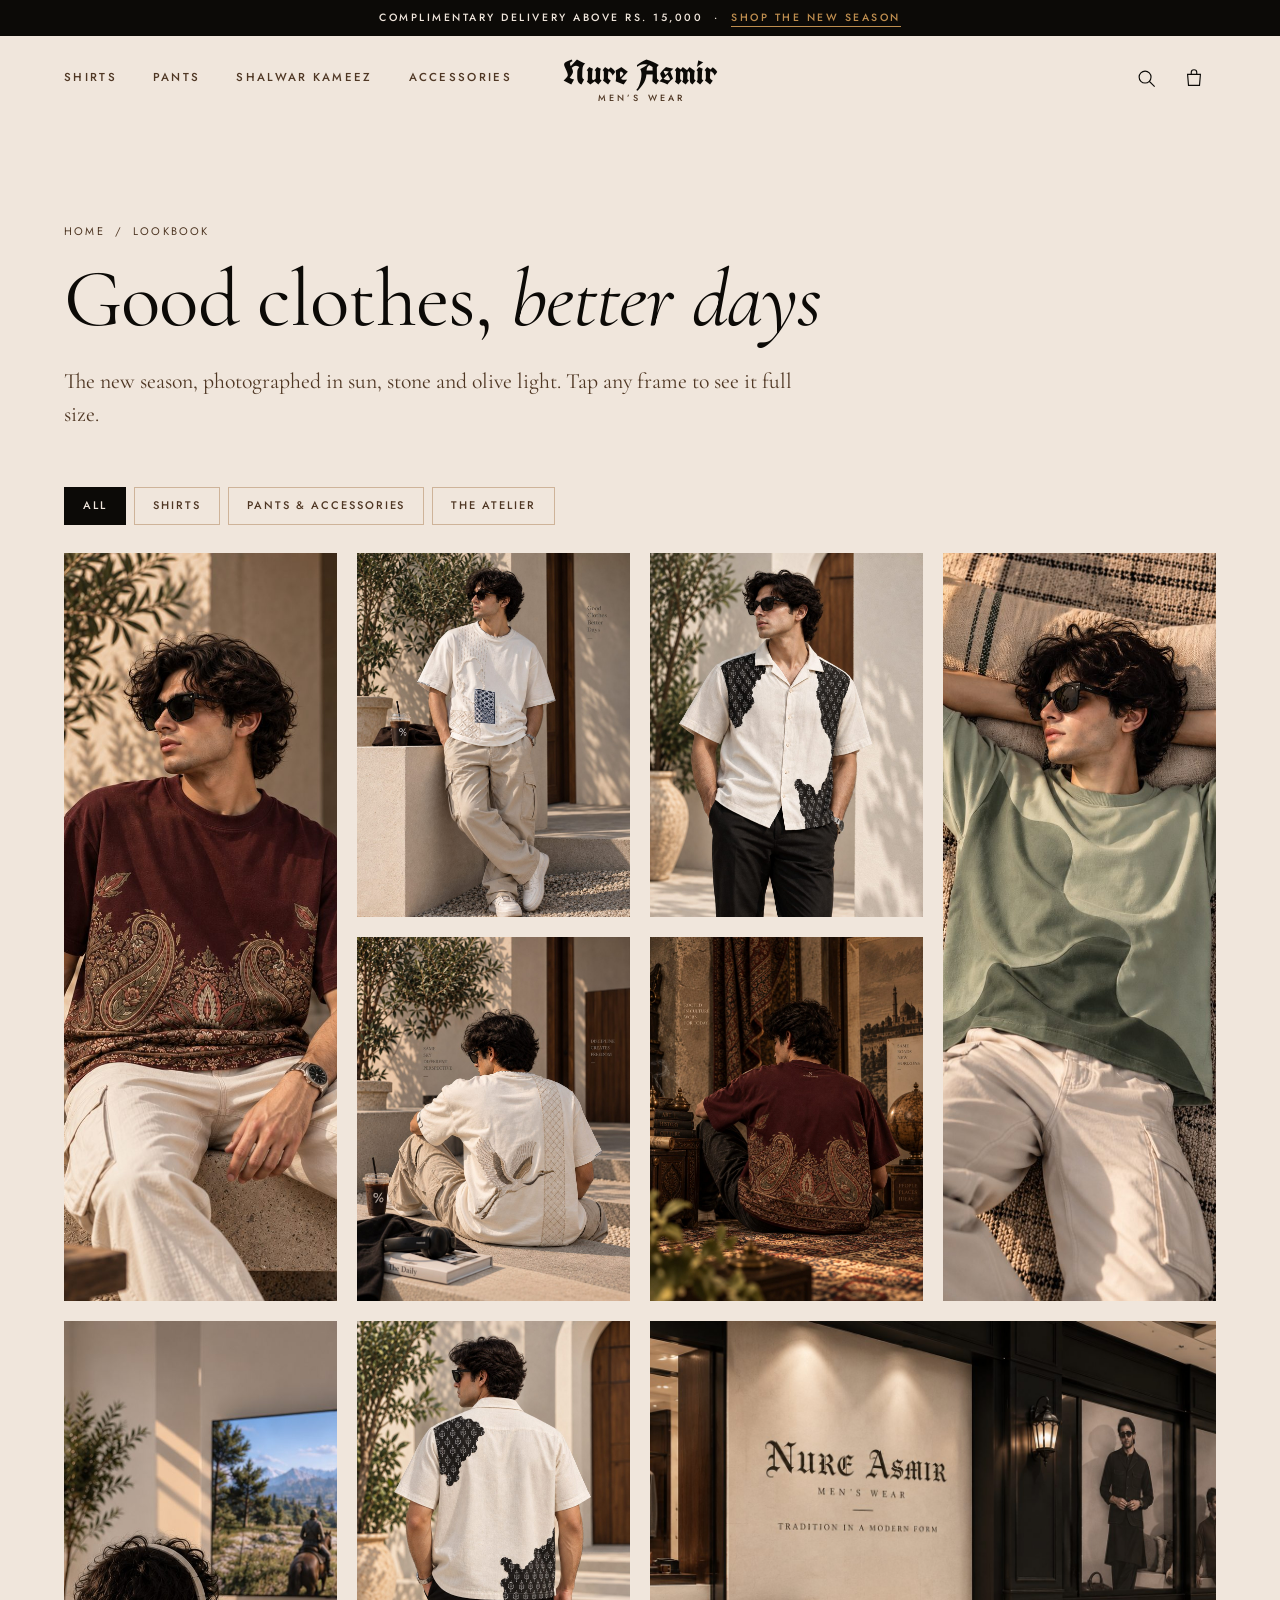
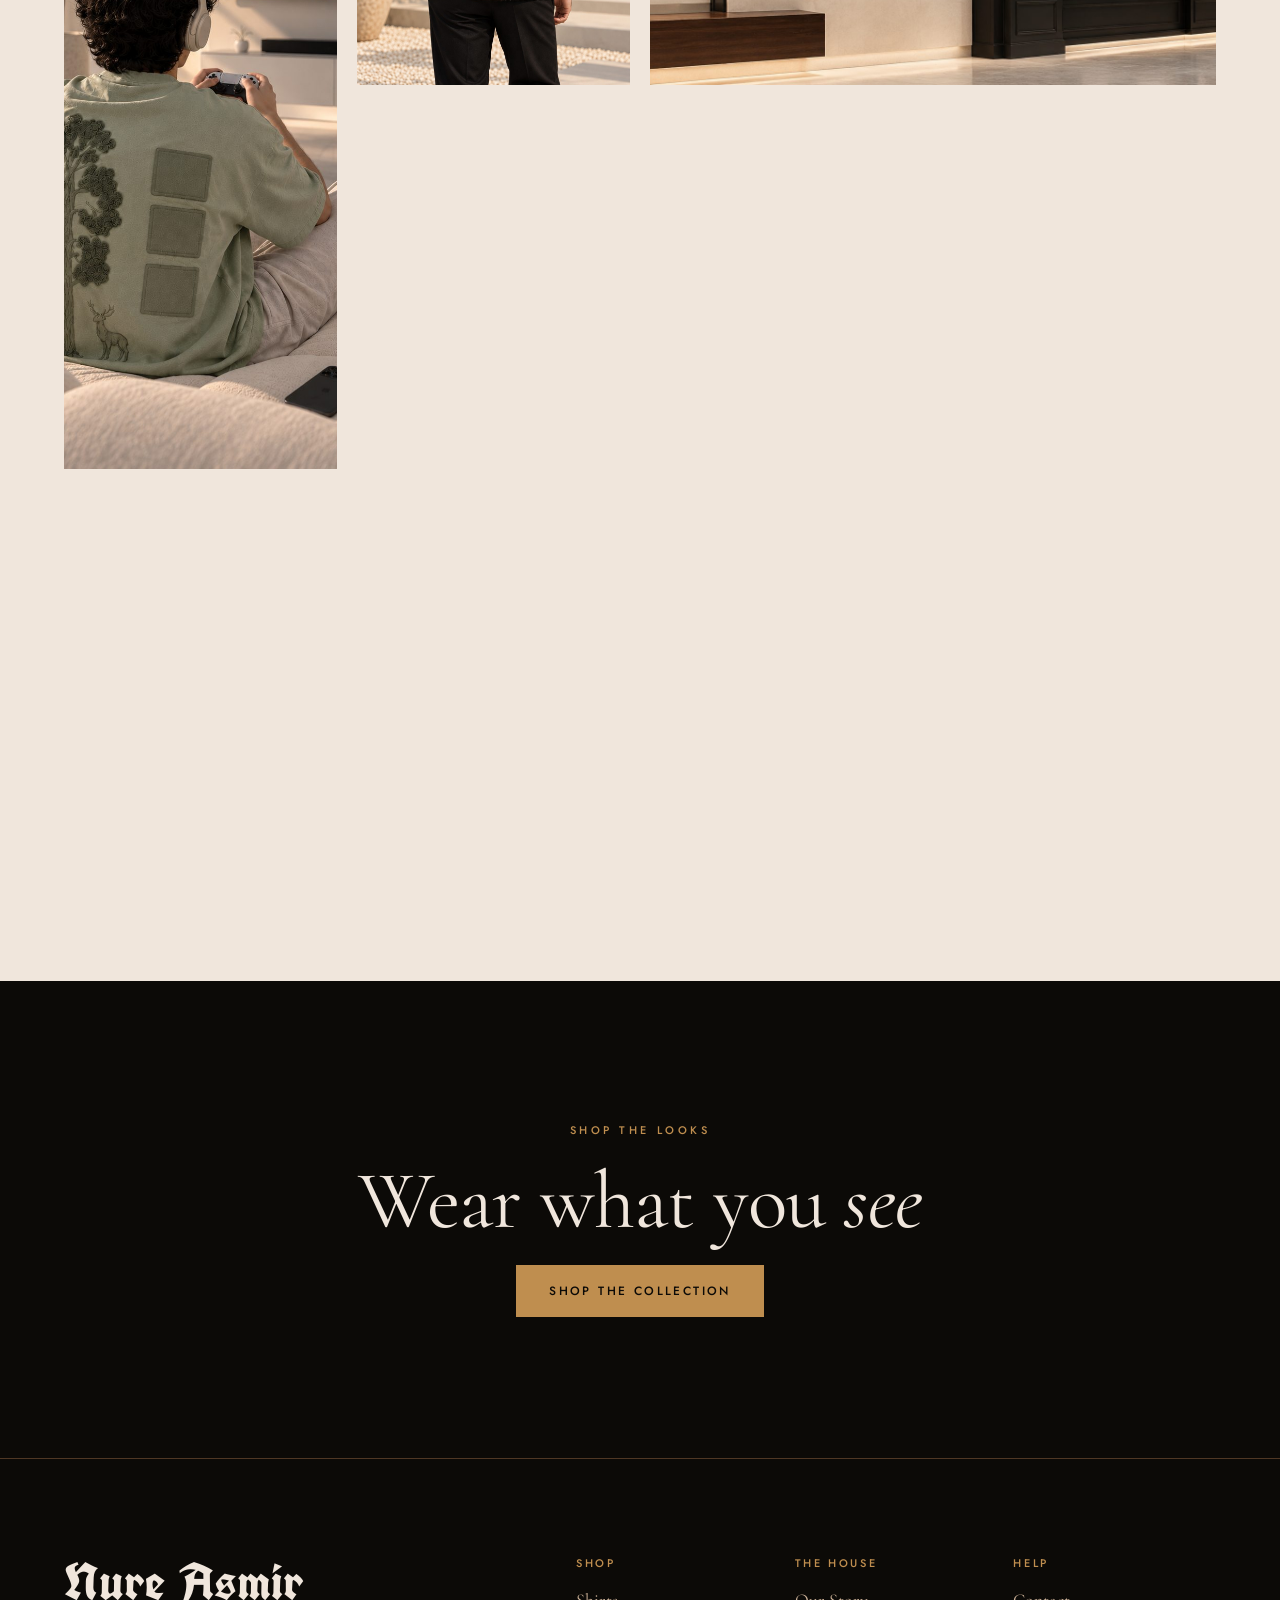
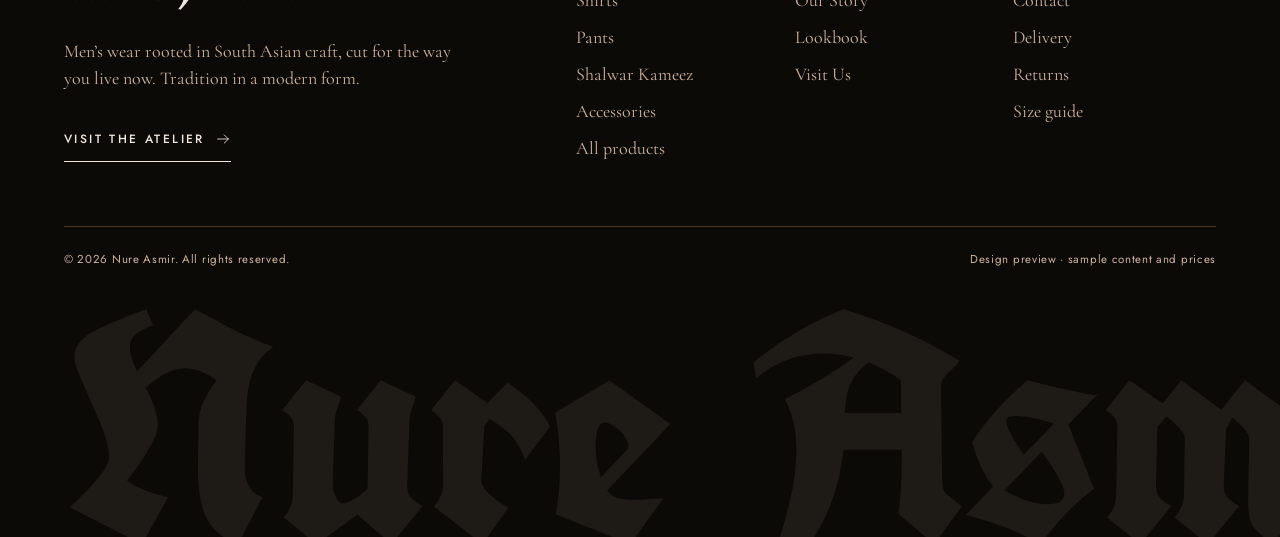
<file: lookbook.html>
<!doctype html>
<html lang="en">
<head>
  <meta charset="utf-8">
  <meta name="viewport" content="width=device-width, initial-scale=1, viewport-fit=cover">
  <title>Lookbook | Nure Asmir</title>
  <meta name="description" content="The Nure Asmir lookbook: the new season in sun, stone and olive light.">
  <meta name="theme-color" content="#f0e6dc">
  <link rel="icon" href="data:image/svg+xml,%3Csvg xmlns='http://www.w3.org/2000/svg' viewBox='0 0 64 64'%3E%3Crect width='64' height='64' fill='%230c0a07'/%3E%3Ctext x='32' y='44' font-family='Georgia,serif' font-size='34' text-anchor='middle' fill='%23f0e6dc'%3ENA%3C/text%3E%3C/svg%3E">
  <link rel="preconnect" href="https://fonts.googleapis.com"><link rel="preconnect" href="https://fonts.gstatic.com" crossorigin>
  <link rel="stylesheet" href="css/tokens.css">
  <link rel="stylesheet" href="css/styles.css">
  <script>document.documentElement.classList.add("js");</script>
  <script src="js/data.js" defer></script>
  <script src="js/app.js" defer></script>
</head>
<body data-page="lookbook">
<main id="main">
  <section class="container page-head">
    <nav class="crumbs" aria-label="Breadcrumb"><a href="index.html">Home</a><span>/</span><span aria-current="page">Lookbook</span></nav>
    <h1 class="h1">Good clothes, <em>better days</em></h1>
    <p class="lead">The new season, photographed in sun, stone and olive light. Tap any frame to see it full size.</p>
  </section>

  <section class="container" style="padding-bottom:clamp(64px,10vw,140px)">
    <div class="lb-filters" id="lbChips" role="group" aria-label="Filter lookbook">
      <button class="chip" data-f="all" aria-pressed="true">All</button>
      <button class="chip" data-f="shirts" aria-pressed="false">Shirts</button>
      <button class="chip" data-f="objects" aria-pressed="false">Pants &amp; Accessories</button>
      <button class="chip" data-f="atelier" aria-pressed="false">The Atelier</button>
    </div>
    <div class="mosaic" id="mosaic"></div>
  </section>

  <section class="section on-dark" data-theme="espresso">
    <div class="container" style="display:grid;gap:22px;justify-items:center;text-align:center">
      <span class="eyebrow eyebrow--accent">Shop the looks</span>
      <h2 class="h1" style="max-width:12em">Wear what you <em>see</em></h2>
      <a class="btn btn--brass" href="shop.html">Shop the collection</a>
    </div>
  </section>
</main>

<div class="lightbox" id="lightbox" role="dialog" aria-label="Image viewer" aria-modal="true">
  <button class="lb-x" aria-label="Close"><svg class="icon" viewBox="0 0 24 24" aria-hidden="true"><path d="M5 5l14 14M19 5 5 19"/></svg></button>
  <button class="lb-p" aria-label="Previous"><svg class="icon" viewBox="0 0 24 24" aria-hidden="true"><path d="M20 12H4M10 6l-6 6 6 6"/></svg></button>
  <img id="lbImg" alt="">
  <button class="lb-n" aria-label="Next"><svg class="icon" viewBox="0 0 24 24" aria-hidden="true"><path d="M4 12h16M14 6l6 6-6 6"/></svg></button>
  <p class="lightbox__cap" id="lbCap"></p>
</div>
</body>
</html>
</file>
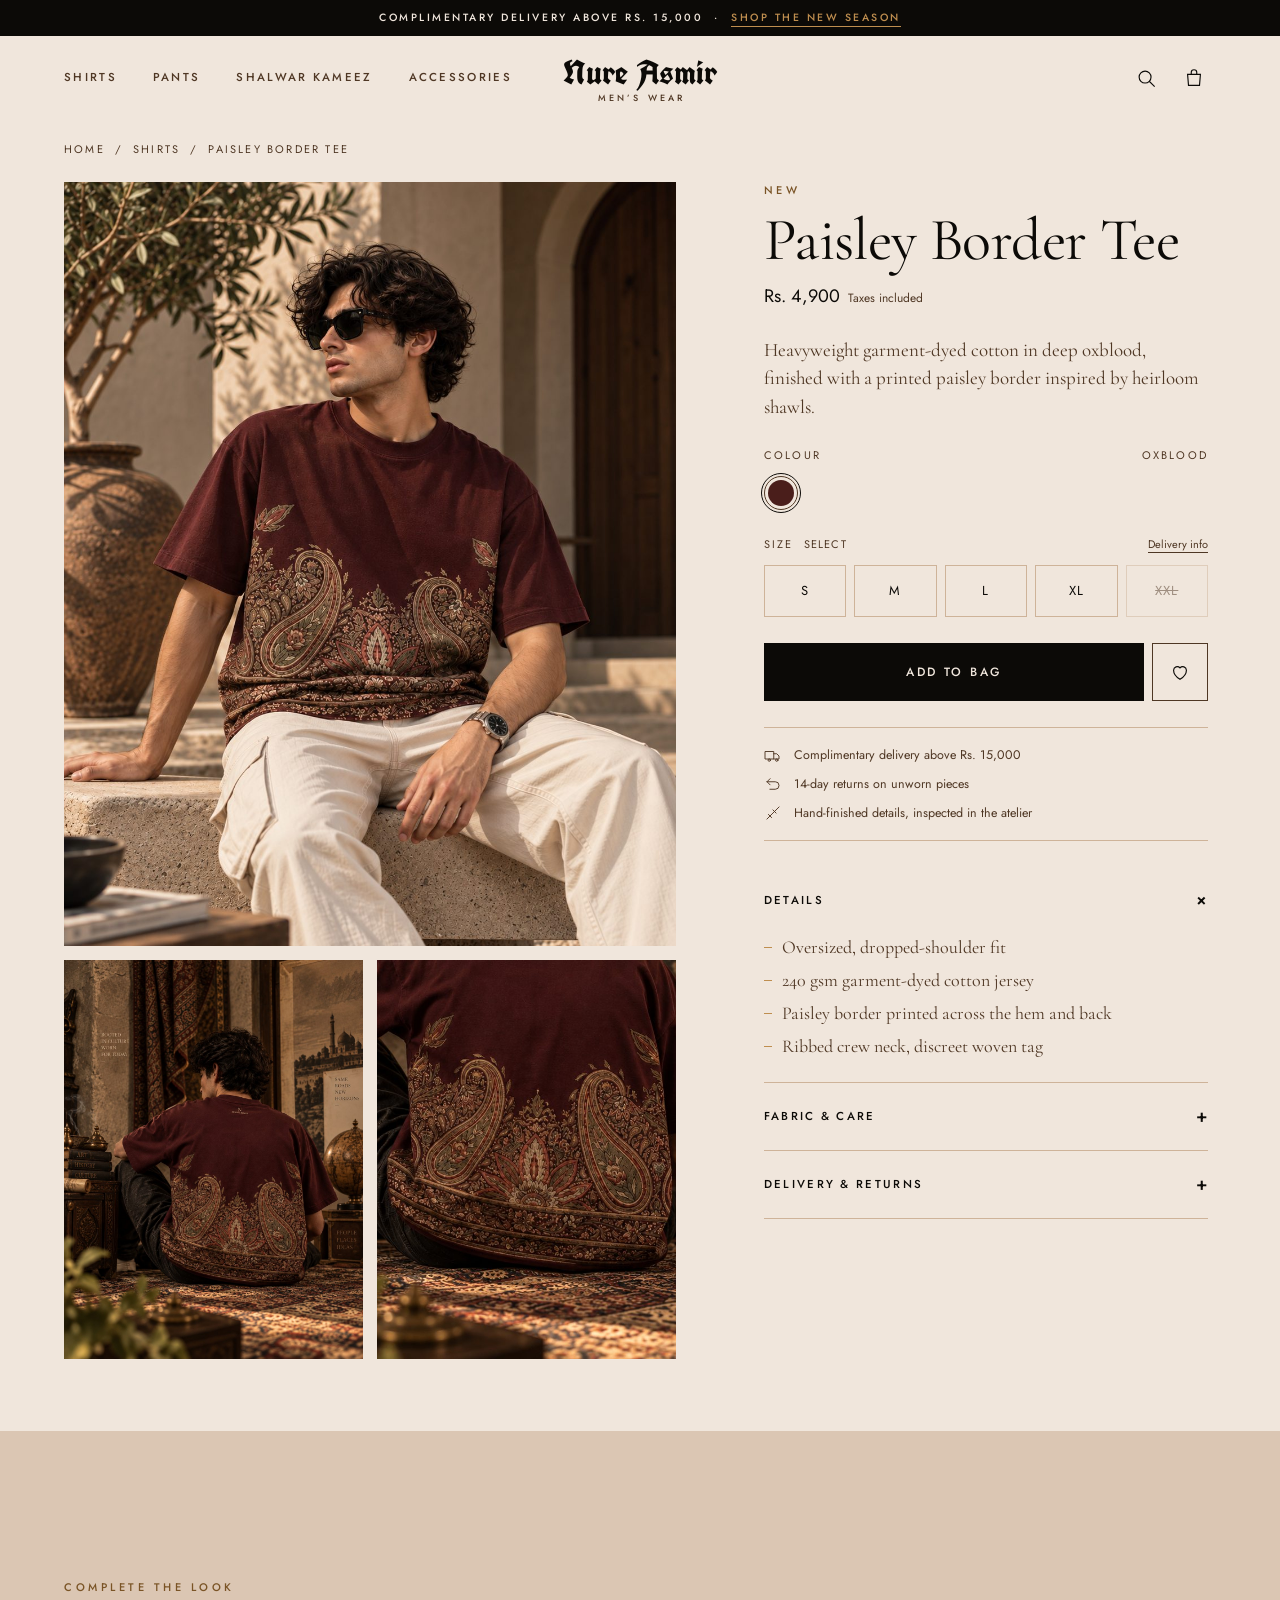
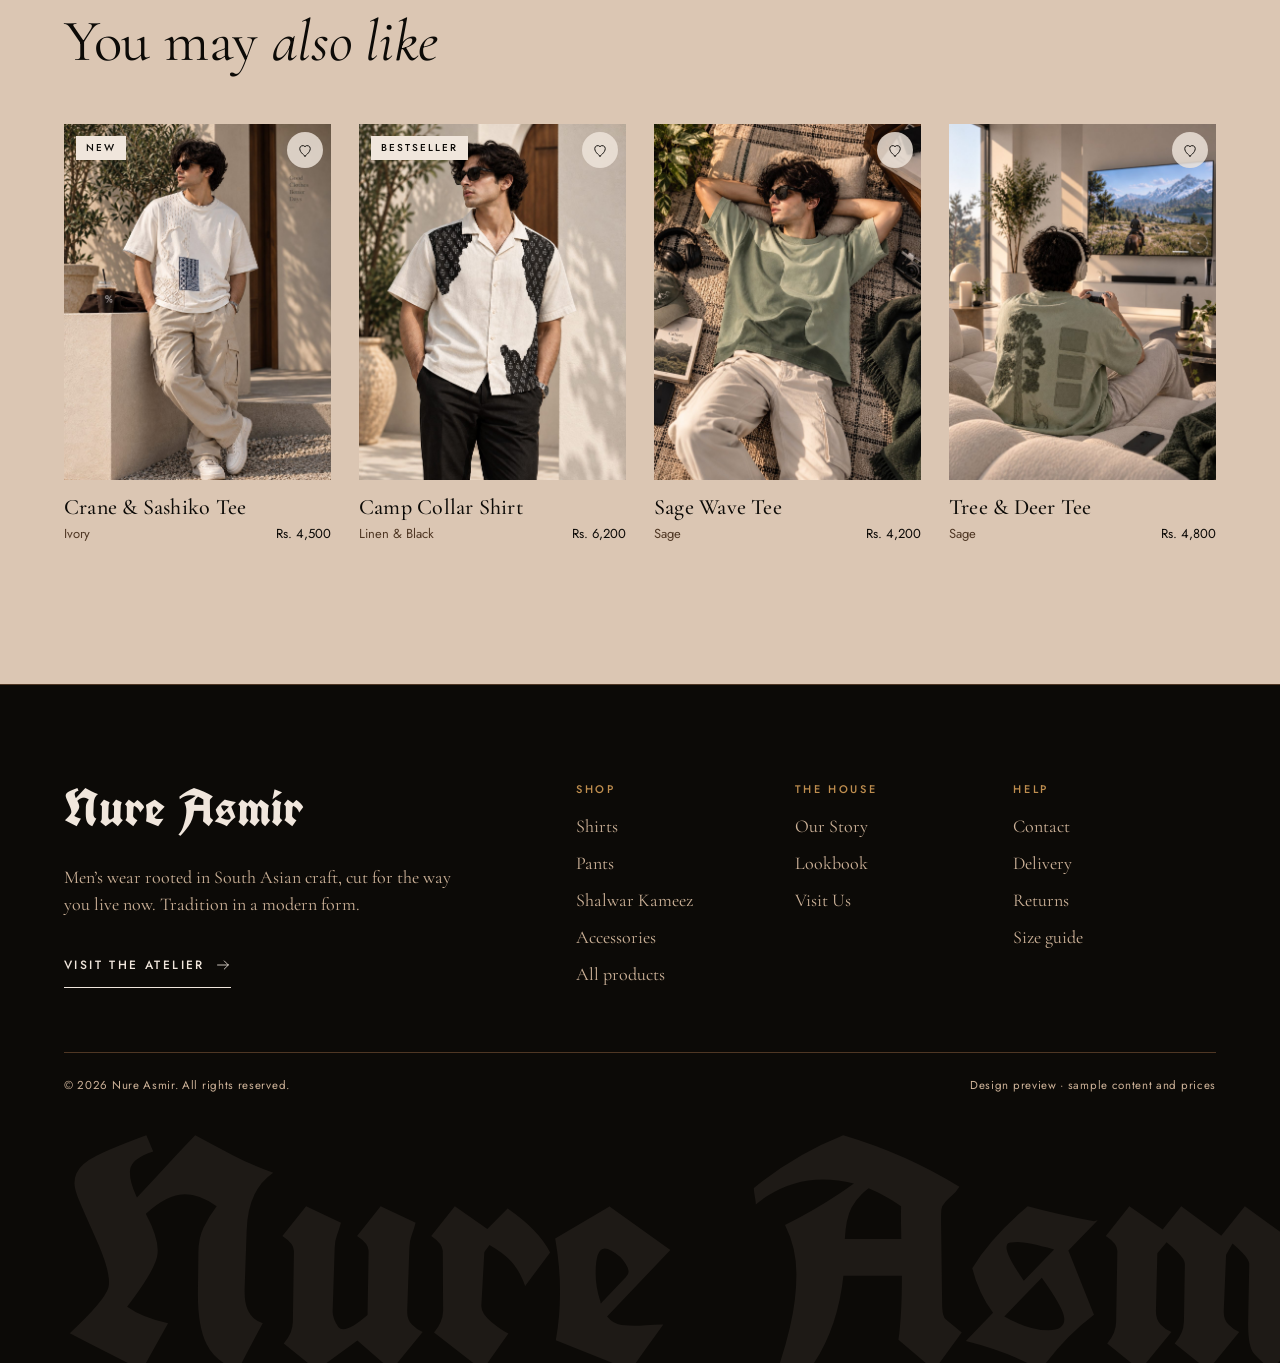
<file: product.html>
<!doctype html>
<html lang="en">
<head>
  <meta charset="utf-8">
  <meta name="viewport" content="width=device-width, initial-scale=1, viewport-fit=cover">
  <title>Product | Nure Asmir</title>
  <meta name="theme-color" content="#f0e6dc">
  <link rel="icon" href="data:image/svg+xml,%3Csvg xmlns='http://www.w3.org/2000/svg' viewBox='0 0 64 64'%3E%3Crect width='64' height='64' fill='%230c0a07'/%3E%3Ctext x='32' y='44' font-family='Georgia,serif' font-size='34' text-anchor='middle' fill='%23f0e6dc'%3ENA%3C/text%3E%3C/svg%3E">
  <link rel="preconnect" href="https://fonts.googleapis.com"><link rel="preconnect" href="https://fonts.gstatic.com" crossorigin>
  <link rel="stylesheet" href="css/tokens.css">
  <link rel="stylesheet" href="css/styles.css">
  <script>document.documentElement.classList.add("js");</script>
  <script src="js/data.js" defer></script>
  <script src="js/app.js" defer></script>
</head>
<body data-page="product">
<main id="main">
  <div class="container">
    <nav class="crumbs" id="crumbs" aria-label="Breadcrumb" style="padding-top:20px"></nav>

    <div class="pdp">
      <div class="pdp__gallery">
        <div class="gal"><div class="gal__track" id="track"></div><div class="gal__dots" id="dots" aria-hidden="true"></div></div>
        <div class="pdp__stack" id="stack"></div>
      </div>

      <div class="pdp__info">
        <div style="display:grid;gap:12px">
          <span class="eyebrow eyebrow--accent" id="pTag"></span>
          <h1 class="pdp__title" id="pTitle"></h1>
          <div class="pdp__price" id="pPrice"></div>
        </div>
        <p class="lead" id="pBlurb" style="font-size:19px"></p>

        <div>
          <div class="opt__label"><span>Colour</span><span id="colourName"></span></div>
          <div class="swatches" id="swatches"></div>
        </div>
        <div>
          <div class="opt__label"><span>Size &nbsp;<span id="sizeName" style="letter-spacing:.1em">Select</span></span><button type="button" onclick="document.querySelector('#acc details:nth-child(3)').open=true">Delivery info</button></div>
          <div class="sizes" id="sizes" role="group" aria-label="Size"></div>
        </div>

        <div class="pdp__buy">
          <button class="btn btn--primary" id="add" type="button">Add to bag</button>
          <button class="pdp__fav" id="pFav" type="button" aria-pressed="false" aria-label="Save to your list"><svg class="icon" viewBox="0 0 24 24" aria-hidden="true"><path d="M12 20s-7-4.4-7-10a4 4 0 0 1 7-2.5A4 4 0 0 1 19 10c0 5.6-7 10-7 10Z"/></svg></button>
        </div>
        <p class="ph-note" id="phNote" hidden>Photography for this piece is in production. Design and price shown are preview values.</p>

        <div class="assure">
          <div><svg class="icon" viewBox="0 0 24 24" aria-hidden="true"><path d="M2 6h11v10H2zM13 9h4l3 3v4h-7"/><circle cx="7" cy="17.5" r="1.6"/><circle cx="17" cy="17.5" r="1.6"/></svg>Complimentary delivery above Rs. 15,000</div>
          <div><svg class="icon" viewBox="0 0 24 24" aria-hidden="true"><path d="M4 9h11a5 5 0 1 1 0 10H8"/><path d="M8 5 4 9l4 4"/></svg>14-day returns on unworn pieces</div>
          <div><svg class="icon" viewBox="0 0 24 24" aria-hidden="true"><path d="M4 20 20 4M6 14l4 4M12 8l4 4"/></svg>Hand-finished details, inspected in the atelier</div>
        </div>
        <div id="acc"></div>
      </div>
    </div>
  </div>

  <section class="section surface-raised">
    <div class="container">
      <div class="sec-head"><div><span class="eyebrow eyebrow--accent">Complete the look</span><h2 class="h2" style="margin-top:12px">You may <em>also like</em></h2></div></div>
      <div class="pgrid" id="related"></div>
    </div>
  </section>
</main>
</body>
</html>
</file>
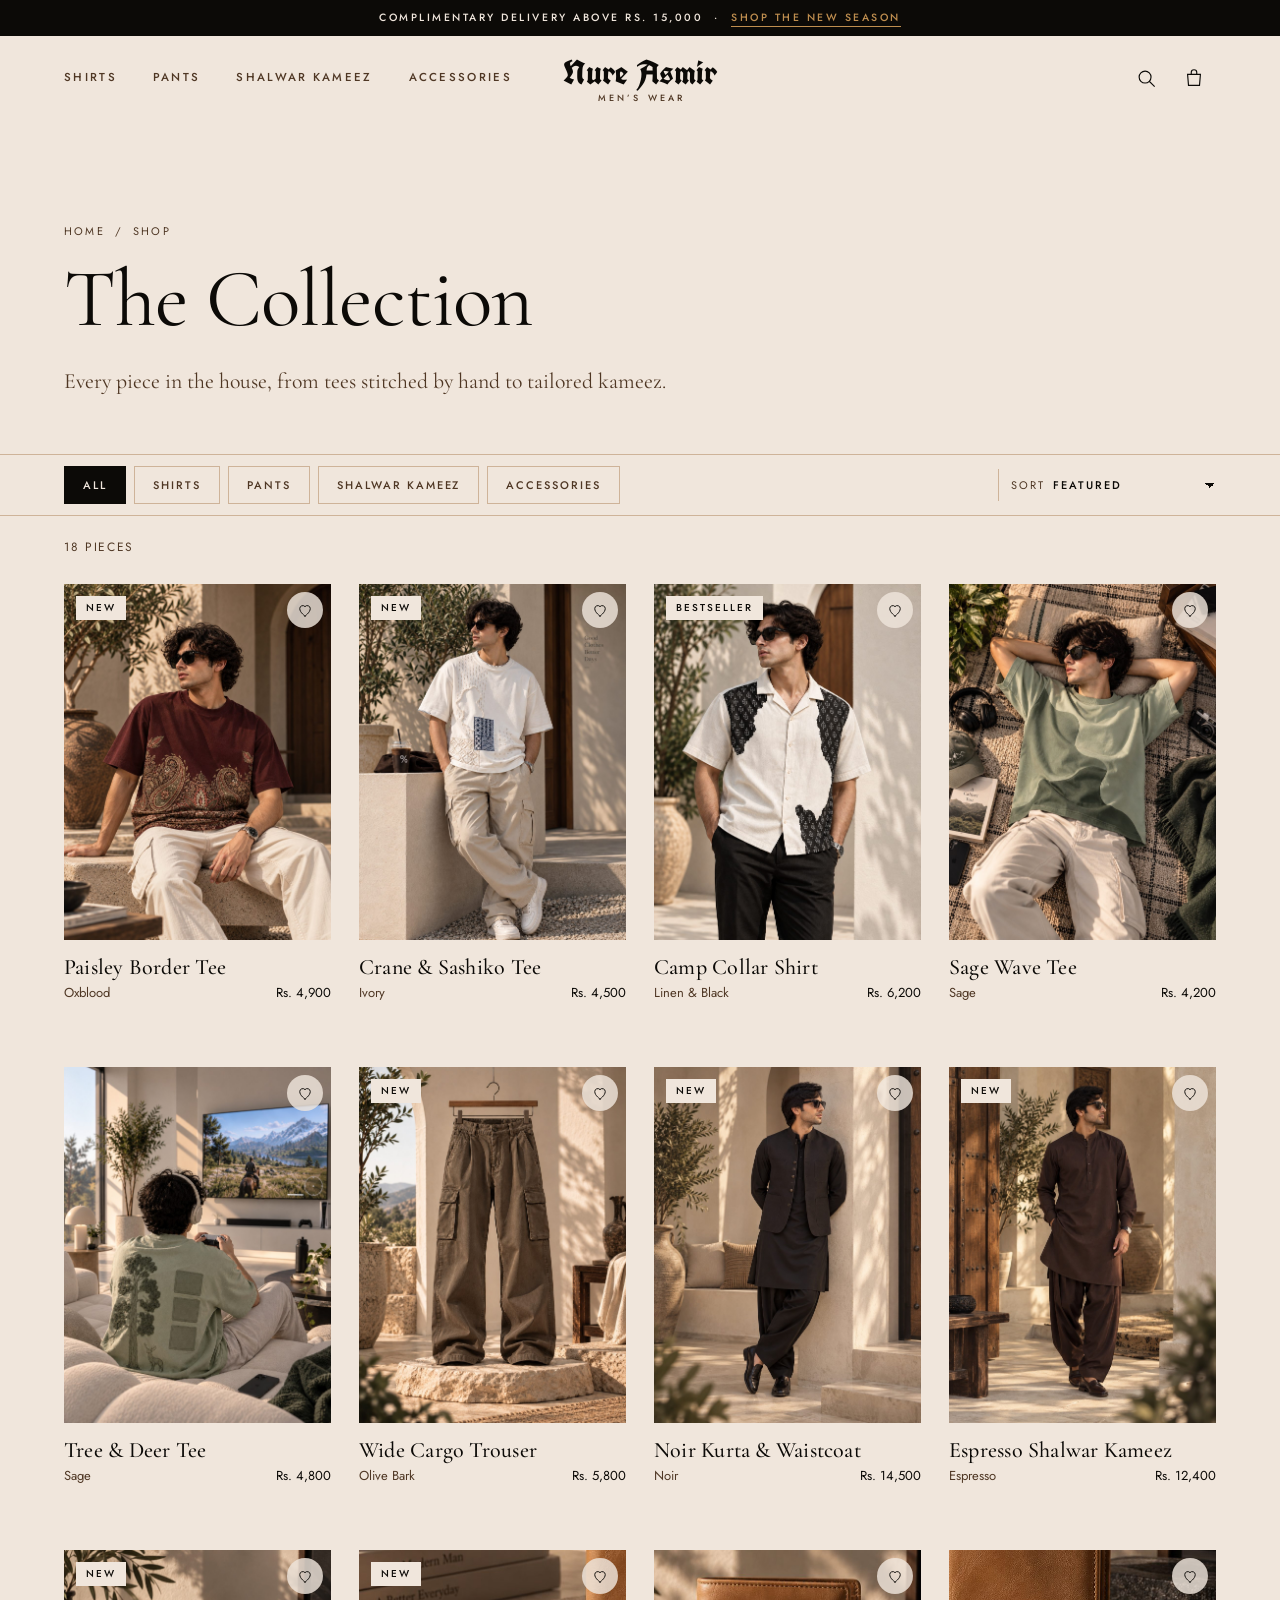
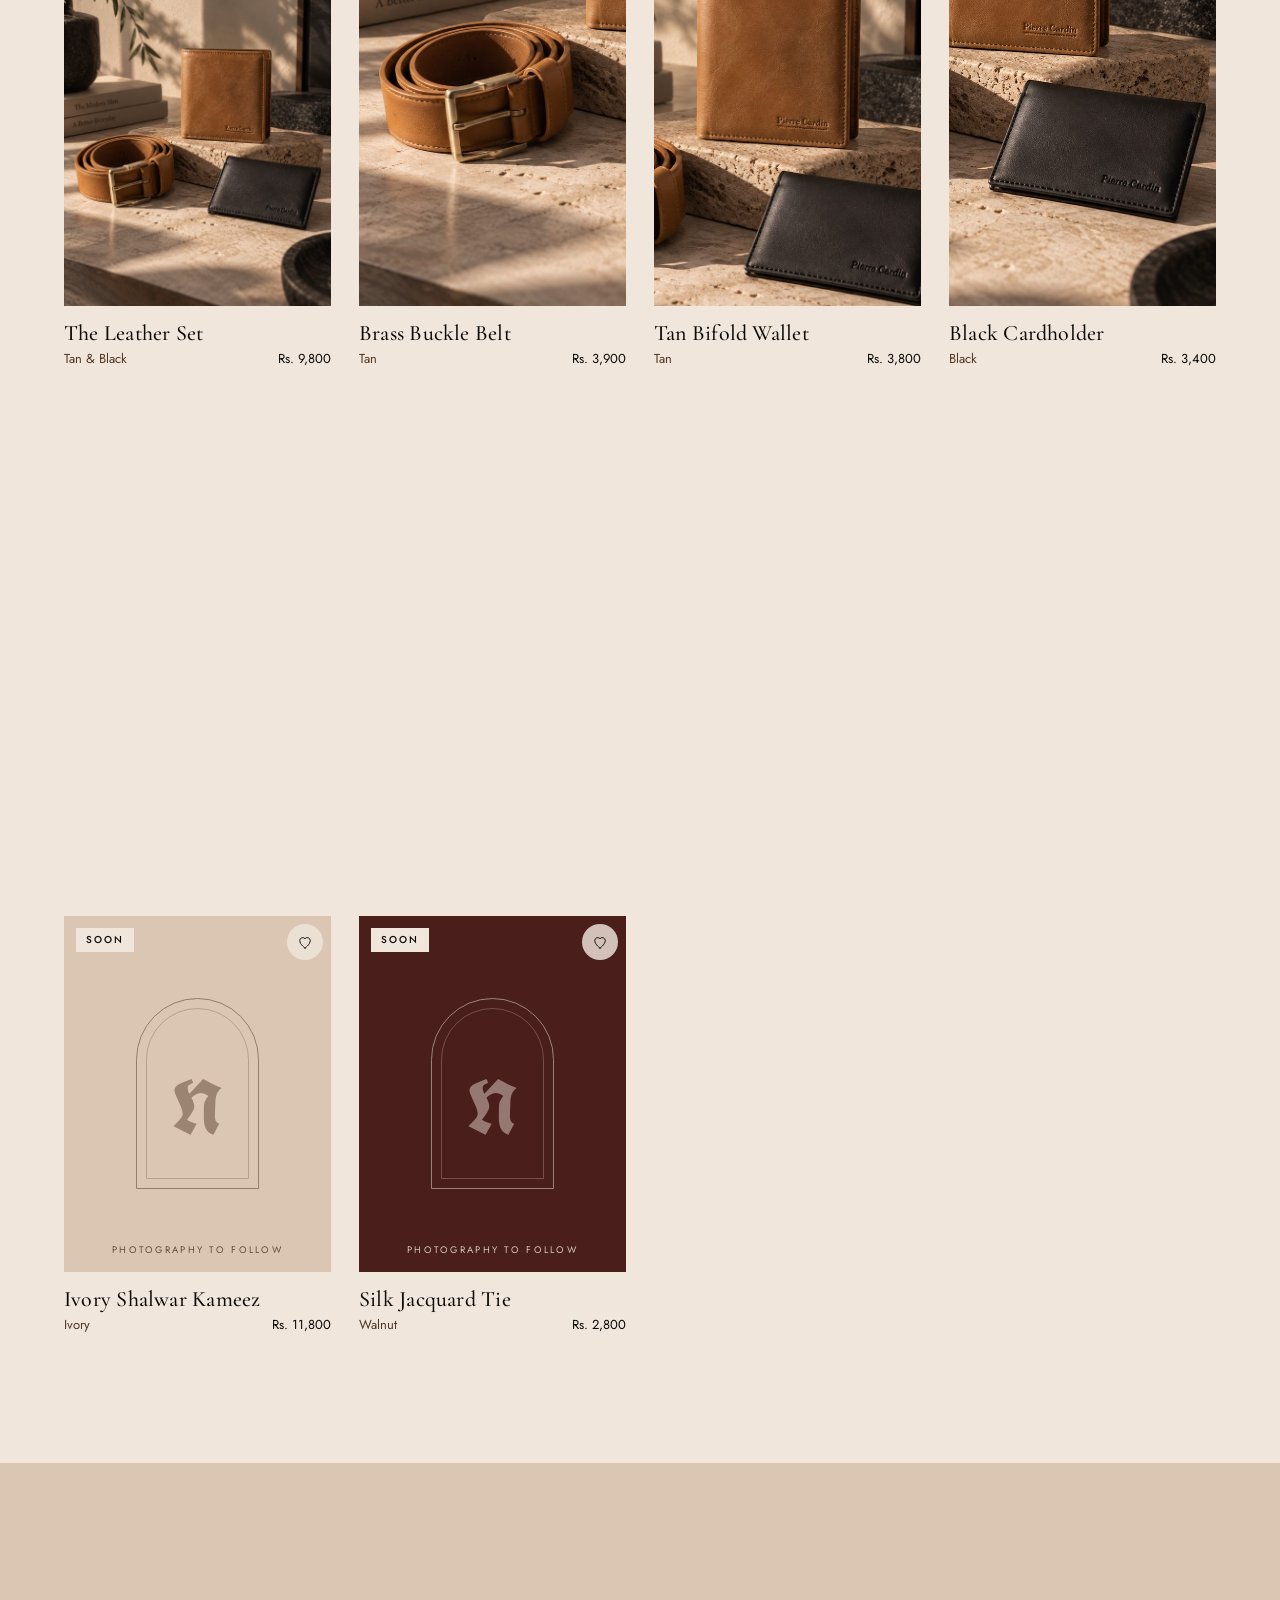
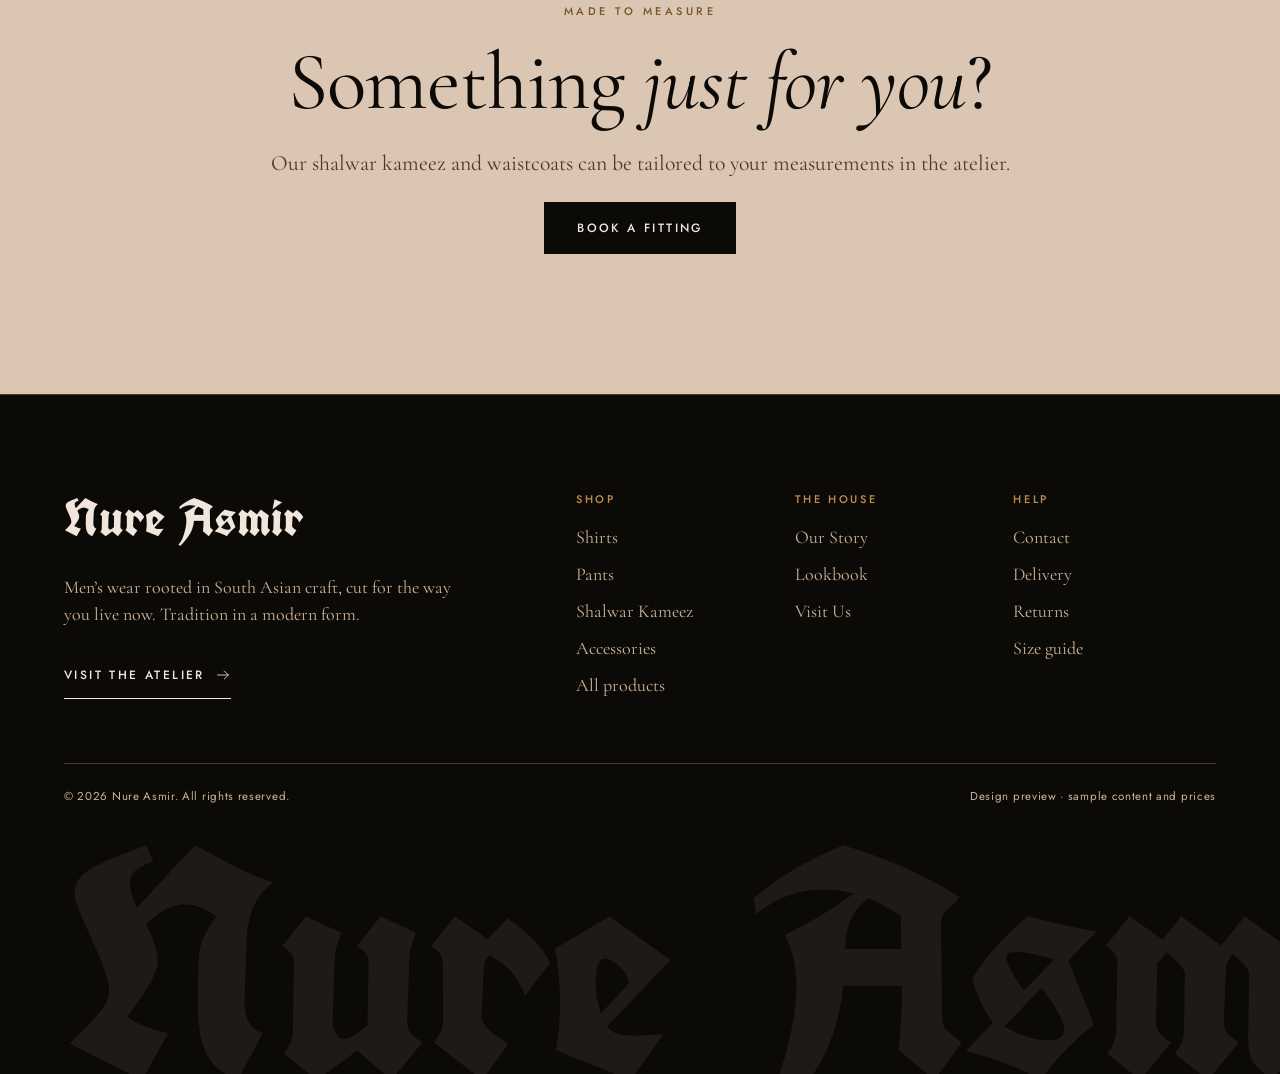
<file: shop.html>
<!doctype html>
<html lang="en">
<head>
  <meta charset="utf-8">
  <meta name="viewport" content="width=device-width, initial-scale=1, viewport-fit=cover">
  <title>The Collection | Nure Asmir</title>
  <meta name="description" content="Shop Nure Asmir: shirts, pants, shalwar kameez and accessories.">
  <meta name="theme-color" content="#f0e6dc">
  <link rel="icon" href="data:image/svg+xml,%3Csvg xmlns='http://www.w3.org/2000/svg' viewBox='0 0 64 64'%3E%3Crect width='64' height='64' fill='%230c0a07'/%3E%3Ctext x='32' y='44' font-family='Georgia,serif' font-size='34' text-anchor='middle' fill='%23f0e6dc'%3ENA%3C/text%3E%3C/svg%3E">
  <link rel="preconnect" href="https://fonts.googleapis.com"><link rel="preconnect" href="https://fonts.gstatic.com" crossorigin>
  <link rel="stylesheet" href="css/tokens.css">
  <link rel="stylesheet" href="css/styles.css">
  <script>document.documentElement.classList.add("js");</script>
  <script src="js/data.js" defer></script>
  <script src="js/app.js" defer></script>
</head>
<body data-page="shop">
<main id="main">
  <section class="container page-head">
    <nav class="crumbs" aria-label="Breadcrumb"><a href="index.html">Home</a><span>/</span><span aria-current="page">Shop</span></nav>
    <h1 class="h1" id="title">The Collection</h1>
    <p class="lead" id="lead"></p>
  </section>

  <div class="toolbar">
    <div class="container toolbar__in">
      <div class="chips" id="chips" role="group" aria-label="Filter by category"></div>
      <label class="sort"><span>Sort</span>
        <select id="sort" aria-label="Sort products">
          <option value="featured">Featured</option>
          <option value="low">Price: low to high</option>
          <option value="high">Price: high to low</option>
          <option value="az">Name A to Z</option>
        </select>
      </label>
    </div>
  </div>

  <section class="container" style="padding-bottom:clamp(64px,10vw,140px)">
    <p class="results-note" id="note" aria-live="polite"></p>
    <div class="pgrid" id="grid"></div>
  </section>

  <section class="section surface-raised">
    <div class="container" style="display:grid;gap:22px;justify-items:center;text-align:center">
      <span class="eyebrow eyebrow--accent">Made to measure</span>
      <h2 class="h1" style="max-width:14em">Something <em>just for you</em>?</h2>
      <p class="lead">Our shalwar kameez and waistcoats can be tailored to your measurements in the atelier.</p>
      <a class="btn btn--primary" href="contact.html">Book a fitting</a>
    </div>
  </section>
</main>
</body>
</html>
</file>
<file: css/tokens.css>
:root, [data-theme="ivory"] {
  --linen: #f0e6dc;
  --bone: #dbc6b3;
  --plaster: #ceb399;
  --stone: #a08d7c;
  --sage-300: #b3ab8e;
  --sage-500: #969073;
  --sage-700: #525241;
  --forest: #343229;
  --brass: #bf8e4f;
  --brass-deep: #7a5426;
  --oxblood: #4a1e1b;
  --walnut: #4f3724;
  --espresso: #3f2314;
  --charcoal: #1e1a16;
  --ink: #0c0a07;
  --surface: var(--linen);
  --surface-raised: var(--bone);
  --surface-inverse: var(--ink);
  --surface-brand: var(--forest);
  --text: var(--ink);
  --text-muted: var(--walnut);
  --text-inverse: var(--linen);
  --text-accent: var(--brass-deep);
  --rule: var(--plaster);
  --border-strong: var(--walnut);
  --action: var(--ink);
  --on-action: var(--linen);
  --action-hover: var(--espresso);
  --focus: var(--brass-deep);
}
[data-theme="espresso"] {
  --surface: var(--ink);
  --surface-raised: var(--charcoal);
  --surface-inverse: var(--linen);
  --text: var(--linen);
  --text-muted: var(--plaster);
  --text-inverse: var(--ink);
  --text-accent: var(--brass);
  --rule: var(--walnut);
  --border-strong: var(--stone);
  --action: var(--linen);
  --on-action: var(--ink);
  --action-hover: var(--bone);
  --focus: var(--brass);
}
:root {
  --space-1: 4px;
  --space-2: 8px;
  --space-3: 12px;
  --space-4: 16px;
  --space-6: 24px;
  --space-8: 32px;
  --space-12: 48px;
  --space-16: 64px;
  --space-24: 96px;
  --radius-0: 0;
  --radius-sm: 2px;
  --radius-arch: 50%;
  --tracking-wide: 0.12em;
  --tracking-wider: 0.22em;
  --tracking-widest: 0.32em;
  --shadow-plinth: 0 24px 40px -16px rgba(12, 10, 7, 0.45);
  --glow-strip: 0 8px 24px 0 rgba(255, 224, 170, 0.35);
  --font-blackletter: "UnifrakturCook", "Old English Text MT", serif;
  --font-serif: "Cormorant Garamond", Garamond, "Times New Roman", serif;
  --font-sans: "Jost", "Helvetica Neue", Arial, sans-serif;
}
</file>
<file: css/styles.css>
/* ==========================================================================
   NURE ASMIR - site styles
   Built on the Nure Asmir design system (tokens.css). Mobile first.
   Breakpoints: 720px (tablet), 1024px (desktop), 1360px (wide)
   ========================================================================== */

@import url("https://fonts.googleapis.com/css2?family=Cormorant+Garamond:ital,wght@0,300;0,400;0,500;0,600;1,400;1,500&family=Jost:wght@400;500&family=UnifrakturCook:wght@700&display=swap");

:root {
  --gutter: 20px;
  --max: 1440px;
  --header-h: 64px;
  --ease: cubic-bezier(.22, .61, .36, 1);
}
@media (min-width: 720px)  { :root { --gutter: 40px; } }
@media (min-width: 1024px) { :root { --gutter: 64px; --header-h: 84px; } }

/* -------- Reset -------- */
*, *::before, *::after { box-sizing: border-box; }
html { -webkit-text-size-adjust: 100%; scroll-behavior: smooth; scroll-padding-top: calc(var(--header-h) + 16px); }
body { margin: 0; background: var(--surface); color: var(--text); font-family: var(--font-serif); font-size: 18px; line-height: 1.5; -webkit-font-smoothing: antialiased; text-rendering: optimizeLegibility; overflow-x: hidden; }
img, svg, video { display: block; max-width: 100%; }
img { height: auto; }
a { color: inherit; text-decoration: none; }
button { font: inherit; color: inherit; background: none; border: 0; padding: 0; cursor: pointer; }
input, select, textarea { font: inherit; color: inherit; }
h1, h2, h3, h4, p, ul, ol, figure, blockquote { margin: 0; padding: 0; }
ul, ol { list-style: none; }
:focus-visible { outline: 2px solid var(--focus); outline-offset: 3px; }
::selection { background: var(--brass); color: var(--ink); }
.sr-only { position: absolute; width: 1px; height: 1px; margin: -1px; padding: 0; overflow: hidden; clip: rect(0 0 0 0); white-space: nowrap; border: 0; }
.skip { position: absolute; left: 16px; top: -60px; z-index: 300; background: var(--action); color: var(--on-action); padding: 12px 16px; font-family: var(--font-sans); font-size: 12px; letter-spacing: .18em; text-transform: uppercase; }
.skip:focus { top: 16px; }
body.is-locked { overflow: hidden; }

/* -------- Layout -------- */
.container { width: 100%; max-width: var(--max); margin: 0 auto; padding-inline: var(--gutter); }
.section { padding-block: clamp(64px, 11vw, 144px); }
.section--tight { padding-block: clamp(40px, 7vw, 88px); }
.surface-raised { background: var(--surface-raised); }
.on-dark { background: var(--surface); color: var(--text); }

/* -------- Type -------- */
.eyebrow { font-family: var(--font-sans); font-weight: 500; font-size: 11px; line-height: 16px; letter-spacing: var(--tracking-widest); text-transform: uppercase; color: var(--text-muted); }
.eyebrow--accent { color: var(--text-accent); }
.display { font-weight: 400; font-size: clamp(44px, 9.4vw, 116px); line-height: .98; letter-spacing: -.012em; }
.display em, .h1 em, .h2 em { font-style: italic; font-weight: 400; }
.h1 { font-weight: 400; font-size: clamp(38px, 6.4vw, 84px); line-height: 1.02; letter-spacing: -.01em; }
.h2 { font-weight: 400; font-size: clamp(32px, 4.6vw, 60px); line-height: 1.06; letter-spacing: -.005em; }
.h3 { font-weight: 500; font-size: clamp(22px, 2.2vw, 28px); line-height: 1.2; letter-spacing: .02em; }
.lead { font-size: clamp(19px, 1.7vw, 23px); line-height: 1.5; color: var(--text-muted); max-width: 34em; }
.caps { text-transform: uppercase; letter-spacing: var(--tracking-wider); }
.muted { color: var(--text-muted); }
.blackletter { font-family: var(--font-blackletter); font-weight: 700; }
.dash { display: block; width: 40px; height: 1px; background: currentColor; }

/* -------- Buttons & links -------- */
.btn { display: inline-flex; align-items: center; justify-content: center; gap: 10px; min-height: 52px; padding: 0 32px; border: 1px solid transparent; border-radius: var(--radius-0); font-family: var(--font-sans); font-weight: 500; font-size: 12px; line-height: 16px; letter-spacing: .2em; text-transform: uppercase; white-space: nowrap; transition: background-color .35s var(--ease), color .35s var(--ease), border-color .35s var(--ease); }
.btn--primary { background: var(--action); color: var(--on-action); }
.btn--primary:hover { background: var(--action-hover); }
.btn--secondary { border-color: var(--border-strong); color: var(--text); }
.btn--secondary:hover { background: var(--action); color: var(--on-action); border-color: var(--action); }
.btn--block { width: 100%; }
.btn--brass { background: var(--brass); color: var(--ink); }
.btn--brass:hover { background: var(--linen); }
.link { font-family: var(--font-sans); font-weight: 500; font-size: 12px; letter-spacing: .2em; text-transform: uppercase; padding-bottom: 6px; border-bottom: 1px solid currentColor; display: inline-flex; align-items: center; gap: 10px; transition: gap .3s var(--ease), color .3s; }
.link:hover { gap: 16px; }
.link svg { width: 16px; height: 16px; }
.icon { width: 22px; height: 22px; fill: none; stroke: currentColor; stroke-width: 1.25; stroke-linecap: square; stroke-linejoin: miter; }

/* -------- The arch (from the arched doorways in the lookbook) -------- */
.arch { border-radius: 999px 999px 0 0; overflow: hidden; }
.arch--sm { border-radius: 999px 999px 0 0; }

/* -------- Reveal motion -------- */
.js [data-reveal] { opacity: 0; transform: translateY(28px); transition: opacity 1s var(--ease), transform 1s var(--ease); transition-delay: var(--d, 0s); }
.js [data-reveal].is-in { opacity: 1; transform: none; }
.js [data-reveal="fade"] { transform: none; }
.js [data-reveal="rise-img"] { transform: translateY(40px) scale(1.02); }
.js [data-reveal="rise-img"].is-in { transform: none; }
@media (prefers-reduced-motion: reduce) {
  html { scroll-behavior: auto; }
  .js [data-reveal] { opacity: 1; transform: none; transition: none; }
  *, *::before, *::after { animation-duration: .01ms !important; animation-iteration-count: 1 !important; transition-duration: .01ms !important; }
}

/* -------- Splash -------- */
.splash-on body::before { content: ""; position: fixed; inset: 0; z-index: 490; background: var(--linen); }
.splash { position: fixed; inset: 0; z-index: 500; display: grid; place-items: center; background: var(--linen); transition: opacity .8s var(--ease), visibility .8s; }
.splash img { width: min(300px, 62vw); opacity: 0; animation: splashIn 1.1s var(--ease) .15s forwards; }
.splash.is-done { opacity: 0; visibility: hidden; }
@keyframes splashIn { from { opacity: 0; transform: translateY(10px); } to { opacity: 1; transform: none; } }

/* -------- Announcement bar -------- */
.announce { background: var(--ink); color: var(--linen); text-align: center; padding: 10px var(--gutter); font-family: var(--font-sans); font-size: 10.5px; font-weight: 500; letter-spacing: .24em; text-transform: uppercase; line-height: 16px; }
.announce .sep, .announce .more { display: none; }
@media (min-width: 720px) { .announce .sep, .announce .more { display: inline; } }
.announce a { color: var(--brass); border-bottom: 1px solid currentColor; padding-bottom: 1px; }

/* -------- Header -------- */
.header { position: sticky; top: 0; z-index: 100; background: var(--surface); border-bottom: 1px solid transparent; transition: border-color .4s, box-shadow .4s; }
.header.is-scrolled { border-bottom-color: var(--rule); }
.header__bar { display: grid; grid-template-columns: 1fr auto 1fr; align-items: center; height: var(--header-h); }
.header__left, .header__right { display: flex; align-items: center; }
.header__right { justify-content: flex-end; gap: 4px; }
.header__logo { display: flex; flex-direction: column; align-items: center; line-height: 1; }
.header__logo b { font-family: var(--font-blackletter); font-weight: 700; font-size: 26px; letter-spacing: 0; }
.header__logo small { margin-top: 4px; font-family: var(--font-sans); font-weight: 500; font-size: 8.5px; letter-spacing: .34em; text-transform: uppercase; color: var(--text-muted); padding-left: .34em; }
.icon-btn { position: relative; display: grid; place-items: center; width: 44px; height: 44px; }
.icon-btn .count { position: absolute; top: 5px; right: 3px; min-width: 17px; height: 17px; padding: 0 4px; border-radius: 9px; background: var(--brass); color: var(--ink); font-family: var(--font-sans); font-size: 10px; font-weight: 500; line-height: 17px; text-align: center; opacity: 0; transform: scale(.6); transition: .3s var(--ease); }
.icon-btn .count.has { opacity: 1; transform: none; }
.header__nav { display: none; }
@media (min-width: 1024px) {
  .header__logo b { font-size: 34px; }
  .header__logo small { font-size: 9px; }
  .menu-btn { display: none; }
  .header__nav { display: flex; gap: 36px; font-family: var(--font-sans); font-weight: 500; font-size: 11.5px; letter-spacing: .2em; text-transform: uppercase; }
  .header__nav a { position: relative; padding: 8px 0; color: var(--text-muted); transition: color .3s; }
  .header__nav a::after { content: ""; position: absolute; left: 0; right: 0; bottom: 2px; height: 1px; background: currentColor; transform: scaleX(0); transform-origin: left; transition: transform .45s var(--ease); }
  .header__nav a:hover, .header__nav a[aria-current="page"] { color: var(--text); }
  .header__nav a:hover::after, .header__nav a[aria-current="page"]::after { transform: scaleX(1); }
}

/* -------- Mobile menu -------- */
.menu { position: fixed; inset: 0; z-index: 200; background: var(--surface); color: var(--text); display: flex; flex-direction: column; padding: 0 var(--gutter) 28px; visibility: hidden; opacity: 0; transform: translateY(-8px); transition: opacity .45s var(--ease), transform .45s var(--ease), visibility .45s; overflow-y: auto; }
.menu.is-open { visibility: visible; opacity: 1; transform: none; }
.menu__top { display: flex; align-items: center; justify-content: space-between; height: var(--header-h); flex: none; }
.menu__nav { display: flex; flex-direction: column; margin-top: 8px; }
.menu__nav a { display: flex; align-items: baseline; justify-content: space-between; padding: 14px 0; border-bottom: 1px solid var(--rule); font-size: clamp(34px, 9vw, 52px); line-height: 1.05; letter-spacing: -.01em; }
.menu__nav a span { font-family: var(--font-sans); font-size: 10.5px; letter-spacing: .24em; color: var(--text-muted); }
.menu__foot { margin-top: auto; padding-top: 32px; display: flex; flex-direction: column; gap: 20px; }
.menu__sub { display: flex; flex-wrap: wrap; gap: 8px 24px; font-family: var(--font-sans); font-size: 11.5px; letter-spacing: .2em; text-transform: uppercase; color: var(--text-muted); }
.menu .tagline { font-size: 14px; letter-spacing: var(--tracking-wider); text-transform: uppercase; color: var(--text-accent); }

/* -------- Drawer (bag) & search -------- */
.scrim { position: fixed; inset: 0; z-index: 220; background: rgba(12, 10, 7, .55); opacity: 0; visibility: hidden; transition: opacity .4s, visibility .4s; }
.scrim.is-open { opacity: 1; visibility: visible; }
.drawer { position: fixed; top: 0; right: 0; bottom: 0; z-index: 230; width: min(440px, 100vw); background: var(--surface); color: var(--text); display: flex; flex-direction: column; transform: translateX(100%); transition: transform .55s var(--ease); visibility: hidden; }
.drawer.is-open { transform: none; visibility: visible; }
.drawer__head { display: flex; align-items: center; justify-content: space-between; padding: 6px 12px 6px 24px; height: 64px; border-bottom: 1px solid var(--rule); flex: none; }
.drawer__title { font-size: 26px; font-weight: 500; letter-spacing: .02em; }
.drawer__body { flex: 1; overflow-y: auto; padding: 8px 24px; }
.drawer__foot { flex: none; padding: 20px 24px 24px; border-top: 1px solid var(--rule); display: grid; gap: 14px; background: var(--surface-raised); }
.drawer__row { display: flex; justify-content: space-between; align-items: baseline; font-size: 20px; }
.drawer__note { font-family: var(--font-sans); font-size: 12px; color: var(--text-muted); line-height: 1.5; }
.drawer__free { padding: 16px 0 6px; font-family: var(--font-sans); font-size: 12px; color: var(--text-muted); }
.meter { height: 2px; background: var(--rule); margin-top: 10px; }
.meter i { display: block; height: 100%; background: var(--brass); width: 0; transition: width .6s var(--ease); }
.empty { text-align: center; padding: 72px 0; display: grid; gap: 20px; justify-items: center; }
.empty p { color: var(--text-muted); }
.line { display: grid; grid-template-columns: 84px 1fr; gap: 16px; padding: 20px 0; border-bottom: 1px solid var(--rule); }
.line__img { position: relative; display: block; aspect-ratio: 3 / 4; background: var(--surface-raised); overflow: hidden; }
.line__img img { width: 100%; height: 100%; object-fit: cover; }
.line__name { font-size: 20px; font-weight: 500; line-height: 1.2; }
.line__meta { font-family: var(--font-sans); font-size: 12px; color: var(--text-muted); margin-top: 4px; }
.line__ctl { display: flex; align-items: center; justify-content: space-between; margin-top: 12px; }
.qty { display: inline-flex; align-items: center; border: 1px solid var(--border-strong); }
.qty button { width: 34px; height: 34px; display: grid; place-items: center; }
.qty output { min-width: 28px; text-align: center; font-family: var(--font-sans); font-size: 13px; }
.remove { font-family: var(--font-sans); font-size: 11px; letter-spacing: .16em; text-transform: uppercase; color: var(--text-muted); border-bottom: 1px solid currentColor; }

.search { position: fixed; inset: 0 0 auto 0; z-index: 240; background: var(--surface); color: var(--text); max-height: 100dvh; overflow-y: auto; transform: translateY(-101%); transition: transform .55s var(--ease); visibility: hidden; }
.search.is-open { transform: none; visibility: visible; }
.search__bar { display: flex; align-items: center; gap: 12px; height: var(--header-h); border-bottom: 1px solid var(--rule); }
.search__bar input { flex: 1; min-width: 0; height: 100%; background: none; border: 0; outline: 0; font-size: clamp(22px, 4vw, 34px); }
.search__bar input::-webkit-search-cancel-button { display: none; }
.search__bar input::placeholder { color: var(--text-muted); opacity: .8; }
.search__results { padding: 24px 0 40px; display: grid; gap: 4px; }
.search__hint { font-family: var(--font-sans); font-size: 11px; letter-spacing: .24em; text-transform: uppercase; color: var(--text-muted); padding: 8px 0 12px; }
.sr { display: grid; grid-template-columns: 56px 1fr auto; gap: 16px; align-items: center; padding: 10px 0; border-bottom: 1px solid var(--rule); }
.sr__img { position: relative; display: block; aspect-ratio: 3 / 4; background: var(--surface-raised); overflow: hidden; }
.sr__img img { width: 100%; height: 100%; object-fit: cover; }
.sr b { font-weight: 500; font-size: 20px; display: block; line-height: 1.2; }
.sr small { font-family: var(--font-sans); font-size: 12px; color: var(--text-muted); }
.sr .price { font-family: var(--font-sans); font-size: 14px; }

/* -------- Toast -------- */
.toast { position: fixed; left: 50%; bottom: 24px; z-index: 400; transform: translate(-50%, 24px); background: var(--ink); color: var(--linen); padding: 14px 22px; font-family: var(--font-sans); font-size: 12px; letter-spacing: .14em; text-transform: uppercase; opacity: 0; visibility: hidden; transition: .45s var(--ease); max-width: calc(100vw - 32px); text-align: center; }
.toast.is-on { opacity: 1; visibility: visible; transform: translate(-50%, 0); }

/* ==========================================================================
   HOME
   ========================================================================== */
.hero { position: relative; padding-top: 24px; padding-bottom: 56px; }
.hero__grid { display: grid; gap: 32px; }
.hero__media { position: relative; order: -1; width: min(88%, 420px); margin-inline: auto; }
.hero__arch { position: relative; aspect-ratio: 3 / 4.15; background: var(--surface-raised); }
.hero__arch img { position: absolute; left: 0; top: -9%; width: 100%; height: 118%; object-fit: cover; object-position: 50% 30%; will-change: transform; }
.hero__ring { position: absolute; inset: -12px -12px 0; border: 1px solid var(--plaster); border-radius: 999px 999px 0 0; pointer-events: none; }
.hero__cap { position: absolute; left: -6%; bottom: 8%; transform: translateX(-4%); background: var(--surface); padding: 14px 18px 14px 0; display: none; }
.hero__copy { display: grid; gap: 22px; justify-items: start; text-align: left; }
.hero__copy .lead { max-width: 30em; }
.hero__cta { display: flex; flex-wrap: wrap; gap: 14px 28px; align-items: center; margin-top: 4px; }
.hero__meta { display: grid; grid-template-columns: repeat(3, 1fr); gap: 12px; margin-top: 12px; padding-top: 22px; border-top: 1px solid var(--rule); width: 100%; }
.hero__meta div { display: grid; gap: 4px; align-content: start; }
.hero__meta b { font-weight: 500; font-size: 18px; line-height: 1.15; }
.hero__meta .eyebrow { letter-spacing: .16em; font-size: 10px; line-height: 14px; }
@media (min-width: 720px) { .hero__meta { gap: 28px; max-width: 560px; } .hero__meta b { font-size: 22px; } .hero__meta .eyebrow { letter-spacing: .24em; } }
@media (min-width: 720px) { .hero__media { width: min(70%, 460px); } }
@media (min-width: 1024px) {
  .hero { padding-top: 40px; padding-bottom: 96px; }
  .hero__grid { grid-template-columns: 1.08fr .92fr; align-items: center; gap: 72px; min-height: calc(100svh - var(--header-h) - 100px); }
  .hero__media { order: 0; width: min(100%, 560px); margin: 0 0 0 auto; }
  .hero__copy { gap: 30px; }
  .hero__cap { display: block; }
}

.marquee { border-block: 1px solid var(--rule); overflow: hidden; padding-block: 20px; background: var(--surface); }
.marquee__track { display: flex; width: max-content; animation: marquee 46s linear infinite; }
.marquee:hover .marquee__track { animation-play-state: paused; }
.marquee__item { display: inline-flex; align-items: center; gap: 44px; padding-right: 44px; font-size: clamp(24px, 3.4vw, 40px); line-height: 1; font-style: italic; white-space: nowrap; letter-spacing: .01em; }
.marquee__item i { font-style: normal; width: 8px; height: 8px; border: 1px solid var(--brass); transform: rotate(45deg); flex: none; }
@keyframes marquee { to { transform: translateX(-50%); } }

.sec-head { display: flex; flex-wrap: wrap; align-items: end; justify-content: space-between; gap: 16px 24px; margin-bottom: clamp(28px, 4vw, 56px); }
.sec-head .h2 { margin-top: 12px; }
.sec-head--center { flex-direction: column; align-items: center; text-align: center; }

/* Category tiles - a skyline of arches */
.cats { display: grid; grid-auto-flow: column; grid-auto-columns: 74%; gap: 14px; overflow-x: auto; scroll-snap-type: x mandatory; padding: 0 var(--gutter) 8px; margin-inline: calc(var(--gutter) * -1); scrollbar-width: none; }
.cats::-webkit-scrollbar { display: none; }
.cat { position: relative; scroll-snap-align: center; display: block; }
.cat__img { aspect-ratio: 3 / 4.3; overflow: hidden; background: var(--surface-raised); border-radius: 999px 999px 0 0; }
.cat__img img { width: 100%; height: 100%; object-fit: cover; transition: transform 1.4s var(--ease); }
.cat:hover .cat__img img { transform: scale(1.06); }
.cat__label { display: flex; align-items: baseline; justify-content: space-between; padding-top: 16px; border-top: 1px solid var(--rule); margin-top: 14px; }
.cat__label b { font-weight: 500; font-size: 26px; letter-spacing: .01em; }
.cat__label span { font-family: var(--font-sans); font-size: 11px; letter-spacing: .2em; text-transform: uppercase; color: var(--text-muted); }
@media (min-width: 720px) { .cats { grid-auto-columns: 38%; } }
@media (min-width: 1024px) {
  .cats { grid-auto-flow: row; grid-template-columns: repeat(4, 1fr); grid-auto-columns: auto; overflow: visible; padding: 0; margin: 0; gap: 20px; align-items: end; }
  .cat:nth-child(1) .cat__img { aspect-ratio: 3 / 4.7; }
  .cat:nth-child(2) .cat__img { aspect-ratio: 3 / 3.9; }
  .cat:nth-child(3) .cat__img { aspect-ratio: 3 / 4.4; }
  .cat:nth-child(4) .cat__img { aspect-ratio: 3 / 3.6; }
}

/* Product cards */
.pgrid { display: grid; grid-template-columns: repeat(2, 1fr); gap: 32px 14px; }
@media (min-width: 720px) { .pgrid { grid-template-columns: repeat(3, 1fr); gap: 48px 24px; } }
@media (min-width: 1024px) { .pgrid { grid-template-columns: repeat(4, 1fr); gap: 64px 28px; } }
.rail { display: grid; grid-auto-flow: column; grid-auto-columns: 64%; gap: 14px; overflow-x: auto; scroll-snap-type: x mandatory; padding: 0 var(--gutter) 8px; margin-inline: calc(var(--gutter) * -1); scrollbar-width: none; }
.rail::-webkit-scrollbar { display: none; }
.rail > * { scroll-snap-align: start; }
@media (min-width: 720px) { .rail { grid-auto-columns: 32%; gap: 20px; } }
@media (min-width: 1024px) { .rail { grid-auto-columns: calc((100% - 60px) / 4); padding: 0; margin: 0; } }
.rail-ctl { display: none; gap: 8px; }
@media (min-width: 1024px) { .rail-ctl { display: flex; } }
.round { width: 52px; height: 52px; border: 1px solid var(--border-strong); display: grid; place-items: center; border-radius: 50%; transition: background .3s, color .3s; }
.round:hover { background: var(--action); color: var(--on-action); }

.pcard { position: relative; display: block; }
.pcard__media { display: block; position: relative; aspect-ratio: 3 / 4; overflow: hidden; background: var(--surface-raised); }
.pcard__media img { position: absolute; inset: 0; width: 100%; height: 100%; object-fit: cover; transition: opacity .7s var(--ease), transform 1.4s var(--ease); }
.pcard__media img + img { opacity: 0; }
@media (hover: hover) {
  .pcard:hover .pcard__media img:first-child { transform: scale(1.03); }
  .pcard:hover .pcard__media img + img { opacity: 1; }
  .pcard:hover .pcard__media img:only-child { opacity: 1; }
}
.pcard__tag { position: absolute; top: 12px; left: 12px; z-index: 2; padding: 5px 10px; background: var(--surface); color: var(--text); font-family: var(--font-sans); font-weight: 500; font-size: 10px; letter-spacing: .2em; text-transform: uppercase; line-height: 14px; }
.pcard__fav { position: absolute; top: 8px; right: 8px; z-index: 3; width: 36px; height: 36px; border-radius: 50%; background: rgba(240, 230, 220, .82); display: grid; place-items: center; color: var(--ink); transition: background .3s; }
.pcard__fav:hover { background: var(--linen); }
.pcard__fav::after { content: ""; position: absolute; inset: -4px; }
.pcard__fav .icon { width: 18px; height: 18px; }
.pcard__fav[aria-pressed="true"] .icon { fill: var(--oxblood); stroke: var(--oxblood); }
.pcard__body { padding-top: 14px; display: grid; gap: 3px; }
.pcard__name { font-size: 20px; font-weight: 500; line-height: 1.2; letter-spacing: .01em; }
.pcard__row { display: flex; justify-content: space-between; gap: 12px; font-family: var(--font-sans); font-size: 13px; color: var(--text-muted); }
.pcard__row .price { color: var(--text); }
@media (min-width: 720px) { .pcard__name { font-size: 22px; } }

/* Placeholder (photography to follow) */
.pph { position: absolute; inset: 0; display: grid; place-items: center; background: var(--ph-bg, var(--bone)); color: var(--ph-fg, var(--walnut)); overflow: hidden; }
.pph__arch { position: relative; width: 46%; aspect-ratio: 1 / 1.55; border: 1px solid currentColor; border-radius: 999px 999px 0 0; opacity: .5; display: grid; place-items: center; }
.pph__arch::after { content: ""; position: absolute; inset: 9px; border: 1px solid currentColor; border-radius: 999px 999px 0 0; opacity: .5; }
.pph__n { font-family: var(--font-blackletter); font-size: clamp(38px, 7vw, 76px); line-height: 1; opacity: .9; margin-top: 24%; }
.pph__lab { position: absolute; left: 0; right: 0; bottom: 14px; text-align: center; font-family: var(--font-sans); font-size: 9.5px; letter-spacing: .24em; text-transform: uppercase; opacity: .85; }
.tone-bone { --ph-bg: var(--bone); --ph-fg: var(--walnut); }
.tone-sage { --ph-bg: var(--sage-300); --ph-fg: var(--ink); }
.tone-stone { --ph-bg: var(--plaster); --ph-fg: var(--ink); }
.tone-noir { --ph-bg: var(--charcoal); --ph-fg: var(--plaster); }
.tone-forest { --ph-bg: var(--forest); --ph-fg: var(--linen); }
.tone-oxblood { --ph-bg: var(--oxblood); --ph-fg: var(--linen); }
.tone-walnut { --ph-bg: var(--walnut); --ph-fg: var(--linen); }

/* Craft */
.craft__grid { display: grid; gap: 40px; }
.craft__imgs { position: relative; display: grid; grid-template-columns: 1fr 1fr; gap: 14px; align-items: end; }
.craft__imgs .arch { background: var(--surface-raised); }
.craft__imgs figure:first-child .arch { aspect-ratio: 3 / 4.6; }
.craft__imgs figure:last-child .arch { aspect-ratio: 3 / 3.6; }
.craft__imgs img { width: 100%; height: 100%; object-fit: cover; }
.craft__imgs figcaption { padding-top: 10px; font-family: var(--font-sans); font-size: 10.5px; letter-spacing: .2em; text-transform: uppercase; color: var(--text-muted); }
.craft__list { display: grid; margin-top: 32px; }
.craft__item { display: grid; grid-template-columns: 44px 1fr; gap: 14px; padding: 22px 0; border-top: 1px solid var(--rule); }
.craft__item:last-child { border-bottom: 1px solid var(--rule); }
.craft__item span { font-family: var(--font-sans); font-size: 11px; letter-spacing: .2em; color: var(--text-accent); padding-top: 8px; }
.craft__item h3 { margin-bottom: 4px; }
.craft__item p { color: var(--text-muted); font-size: 17px; }
@media (min-width: 1024px) {
  .craft__grid { grid-template-columns: 1fr 1fr; gap: 96px; align-items: center; }
  .craft__imgs { gap: 22px; }
}

/* Lookbook mosaic */
.mosaic { display: grid; grid-template-columns: repeat(2, 1fr); gap: 12px; }
.tile { position: relative; padding: 0; border: 0; width: 100%; overflow: hidden; background: var(--surface-raised); aspect-ratio: 3 / 4; display: block; }
.tile img { width: 100%; height: 100%; object-fit: cover; transition: transform 1.6s var(--ease); }
.tile:hover img { transform: scale(1.05); }
.tile__cap { position: absolute; left: 14px; bottom: 14px; right: 14px; color: var(--linen); font-family: var(--font-sans); font-size: 10.5px; letter-spacing: .22em; text-transform: uppercase; opacity: 0; transform: translateY(8px); transition: .5s var(--ease); text-shadow: 0 1px 14px rgba(12, 10, 7, .7); }
@media (hover: none) { .tile__cap { opacity: 1; transform: none; } .tile::after { content: ""; position: absolute; inset: auto 0 0 0; height: 40%; background: linear-gradient(to top, rgba(12,10,7,.55), transparent); pointer-events: none; } }
@media (hover: hover) { .tile:hover .tile__cap { opacity: 1; transform: none; } }
.tile--wide { grid-column: span 2; aspect-ratio: 16 / 9; }
.tile--quote { display: grid; place-items: center; background: var(--forest); color: var(--linen); text-align: left; padding: 22px; }
.tile--quote p { font-size: clamp(22px, 5vw, 36px); line-height: 1.1; font-style: italic; }
.tile--quote .dash { margin-top: 14px; background: var(--brass); width: 24px; }
@media (min-width: 720px) {
  .mosaic--home .tile { aspect-ratio: auto; }
  .mosaic { grid-template-columns: repeat(4, 1fr); gap: 16px; grid-auto-flow: dense; }
  .tile--tall { grid-row: span 2; aspect-ratio: auto; }
  .tile--wide { grid-column: span 2; aspect-ratio: auto; }
  .mosaic--home { grid-auto-rows: 22vw; }
}
@media (min-width: 1024px) { .mosaic--home { grid-auto-rows: 15vw; } .mosaic { gap: 20px; } }
@media (min-width: 1440px) { .mosaic--home { grid-auto-rows: 216px; } }

/* Atelier / storefront */
.atelier { position: relative; overflow: hidden; }
.atelier__img { position: relative; overflow: hidden; height: 58svh; min-height: 380px; max-height: 760px; }
.atelier__img img { position: absolute; left: 0; top: -10%; width: 100%; height: 120%; object-fit: cover; object-position: 39% 50%; will-change: transform; }
@media (min-width: 1024px) { .atelier__img { height: 72svh; } .atelier__img img { object-position: 44% 50%; } .story-hero__img img { object-position: 44% 50%; } }
.atelier__panel { display: grid; gap: 28px; padding-block: 48px; }
.atelier__cols { display: grid; gap: 22px; }
.atelier__cols h4 { font-family: var(--font-sans); font-size: 11px; letter-spacing: .24em; text-transform: uppercase; color: var(--text-accent); font-weight: 500; margin-bottom: 6px; }
.atelier__cols p { font-size: 19px; color: var(--text); line-height: 1.4; }
@media (min-width: 720px) { .atelier__cols { grid-template-columns: repeat(3, 1fr); } }
@media (min-width: 1024px) { .atelier__panel { grid-template-columns: 1fr 1.3fr; gap: 80px; align-items: end; padding-block: 72px; } }

/* Values triplet */
.values { display: grid; }
.values__row { display: grid; grid-template-columns: 1fr auto; align-items: baseline; gap: 16px; padding: clamp(18px, 3vw, 34px) 0; border-top: 1px solid var(--rule); transition: padding .5s var(--ease); }
.values__row:last-child { border-bottom: 1px solid var(--rule); }
.values__row b { font-weight: 400; font-size: clamp(44px, 10.5vw, 150px); line-height: .95; letter-spacing: .04em; text-transform: uppercase; }
.values__row span { font-family: var(--font-sans); font-size: 11px; letter-spacing: .22em; text-transform: uppercase; color: var(--text-muted); text-align: right; max-width: 15ch; }
@media (hover: hover) { .values__row:hover { padding-left: 24px; } }

/* Teaser (coming soon banner) */
.teaser { position: relative; }
.teaser__img { position: relative; aspect-ratio: 4 / 3; overflow: hidden; }
.teaser__img img { width: 100%; height: 100%; object-fit: cover; object-position: 78% 50%; }
.teaser__body { display: grid; gap: 22px; padding-block: 44px 56px; justify-items: start; }
.form-inline { display: flex; flex-direction: column; gap: 12px; width: 100%; max-width: 560px; }
.form-inline input { min-height: 56px; padding: 0 18px; background: transparent; border: 1px solid var(--border-strong); border-radius: var(--radius-0); font-family: var(--font-sans); font-size: 15px; color: var(--text); }
.form-inline input::placeholder { color: var(--text-muted); opacity: .9; }
.form-note { font-family: var(--font-sans); font-size: 12px; color: var(--text-muted); min-height: 18px; }
@media (min-width: 720px) { .form-inline { flex-direction: row; } .form-inline .btn { flex: none; } .form-inline input { flex: 1; } .teaser__img { aspect-ratio: 21 / 9; } }
@media (min-width: 1024px) {
  .teaser__img { aspect-ratio: 2048 / 768; }
  .teaser__img img { object-position: center; }
  .teaser__body { grid-template-columns: 1fr 1fr; align-items: end; gap: 64px; padding-block: 72px 96px; }
}

/* ==========================================================================
   INNER PAGES
   ========================================================================== */
.page-head { padding-block: clamp(40px, 8vw, 104px) clamp(28px, 5vw, 56px); display: grid; gap: 18px; }
.page-head .lead { margin-top: 6px; }
.crumbs { font-family: var(--font-sans); font-size: 11px; letter-spacing: .2em; text-transform: uppercase; color: var(--text-muted); display: flex; gap: 10px; flex-wrap: wrap; }
.crumbs a:hover { color: var(--text); }

/* Shop toolbar */
.toolbar { position: sticky; top: var(--header-h); z-index: 50; background: var(--surface); border-block: 1px solid var(--rule); }
.toolbar__in { display: flex; align-items: center; justify-content: space-between; gap: 12px; min-height: 60px; }
.chips { display: flex; gap: 8px; flex: 1; min-width: 0; overflow-x: auto; scrollbar-width: none; padding-block: 10px; }
.chips::-webkit-scrollbar { display: none; }
.chip { flex: none; height: 38px; padding: 0 18px; border: 1px solid var(--rule); font-family: var(--font-sans); font-weight: 500; font-size: 11px; letter-spacing: .18em; text-transform: uppercase; color: var(--text-muted); transition: .3s var(--ease); }
.chip:hover { border-color: var(--border-strong); color: var(--text); }
.chip[aria-pressed="true"] { background: var(--action); color: var(--on-action); border-color: var(--action); }
.sort { flex: none; padding-left: 12px; border-left: 1px solid var(--rule); display: flex; align-items: center; gap: 8px; font-family: var(--font-sans); font-size: 11px; letter-spacing: .18em; text-transform: uppercase; color: var(--text-muted); }
.sort select { appearance: none; -webkit-appearance: none; background: none; border: 0; padding: 8px 18px 8px 0; font-family: var(--font-sans); font-weight: 500; font-size: 11px; letter-spacing: .18em; text-transform: uppercase; color: var(--text); cursor: pointer; background-image: linear-gradient(45deg, transparent 50%, currentColor 50%), linear-gradient(135deg, currentColor 50%, transparent 50%); background-size: 5px 5px; background-position: right 6px center, right 1px center; background-repeat: no-repeat; }
.sort select option { color: var(--ink); }
.sort span { display: none; }
@media (min-width: 720px) { .sort span { display: inline; } }
.results-note { font-family: var(--font-sans); font-size: 12px; letter-spacing: .14em; text-transform: uppercase; color: var(--text-muted); padding: 22px 0 28px; }

/* Product detail */
.pdp { padding-block: 16px 72px; display: grid; gap: 32px; }
.pdp__gallery { display: grid; gap: 12px; }
.gal { position: relative; }
.gal__track { display: grid; grid-auto-flow: column; grid-auto-columns: 100%; overflow-x: auto; scroll-snap-type: x mandatory; scrollbar-width: none; margin-inline: calc(var(--gutter) * -1); }
.gal__track::-webkit-scrollbar { display: none; }
.gal__slide { position: relative; scroll-snap-align: center; aspect-ratio: 3 / 4; background: var(--surface-raised); overflow: hidden; }
.gal__slide img { width: 100%; height: 100%; object-fit: cover; }
.gal__dots { display: flex; justify-content: center; gap: 8px; padding-top: 14px; }
.gal__dots i { width: 6px; height: 6px; border-radius: 50%; background: var(--rule); transition: .3s; }
.gal__dots i.on { background: var(--text); width: 22px; border-radius: 3px; }
.pdp__stack { display: none; }
.pdp__info { display: grid; gap: 26px; align-content: start; }
.pdp__title { font-size: clamp(36px, 5vw, 60px); font-weight: 400; line-height: 1.02; letter-spacing: -.01em; }
.pdp__price { font-family: var(--font-sans); font-size: 18px; }
.pdp__price small { color: var(--text-muted); font-size: 12px; margin-left: 8px; }
.opt__label { display: flex; justify-content: space-between; align-items: baseline; margin-bottom: 12px; font-family: var(--font-sans); font-size: 11px; letter-spacing: .2em; text-transform: uppercase; }
.opt__label span { color: var(--text-muted); }
.opt__label button { color: var(--text-muted); border-bottom: 1px solid currentColor; }
.swatches { display: flex; gap: 12px; }
.sw { width: 34px; height: 34px; border-radius: 50%; border: 1px solid var(--border-strong); padding: 3px; }
.sw i { display: block; width: 100%; height: 100%; border-radius: 50%; }
.sw[aria-pressed="true"] { outline: 1px solid var(--text); outline-offset: 2px; }
.sizes { display: grid; grid-template-columns: repeat(5, 1fr); gap: 8px; }
.size { height: 52px; border: 1px solid var(--rule); font-family: var(--font-sans); font-size: 13px; letter-spacing: .08em; transition: .25s; }
.size:hover { border-color: var(--border-strong); }
.size[aria-pressed="true"] { background: var(--action); color: var(--on-action); border-color: var(--action); }
.size:disabled { color: var(--text-muted); opacity: .5; text-decoration: line-through; cursor: not-allowed; }
.pdp__buy { display: grid; grid-template-columns: 1fr 56px; gap: 8px; }
.pdp__buy .btn { min-height: 58px; }
.pdp__fav { height: 58px; border: 1px solid var(--border-strong); display: grid; place-items: center; }
.pdp__fav[aria-pressed="true"] .icon { fill: var(--oxblood); stroke: var(--oxblood); }
.assure { display: grid; gap: 10px; padding: 18px 0; border-block: 1px solid var(--rule); font-family: var(--font-sans); font-size: 12.5px; color: var(--text-muted); }
.assure div { display: flex; align-items: center; gap: 12px; }
.assure svg { width: 18px; height: 18px; flex: none; }
.acc { border-bottom: 1px solid var(--rule); }
.acc summary { list-style: none; display: flex; justify-content: space-between; align-items: center; padding: 20px 0; cursor: pointer; font-family: var(--font-sans); font-weight: 500; font-size: 11.5px; letter-spacing: .2em; text-transform: uppercase; }
.acc summary::-webkit-details-marker { display: none; }
.acc summary::after { content: "+"; font-size: 18px; letter-spacing: 0; transition: transform .3s; }
.acc[open] summary::after { transform: rotate(45deg); }
.acc__body { padding: 0 0 22px; color: var(--text-muted); font-size: 18px; }
.acc__body ul { display: grid; gap: 6px; }
.acc__body li { padding-left: 18px; position: relative; }
.acc__body li::before { content: ""; position: absolute; left: 0; top: .7em; width: 8px; height: 1px; background: var(--brass); }
.ph-note { font-family: var(--font-sans); font-size: 12px; color: var(--text-muted); padding: 12px 14px; border: 1px dashed var(--border-strong); }
@media (min-width: 1024px) {
  .pdp { grid-template-columns: 1.15fr .85fr; gap: 88px; padding-top: 24px; }
  .pdp__gallery { align-self: start; }
  .gal { display: none; }
  .pdp__stack { display: grid; grid-template-columns: 1fr 1fr; gap: 14px; }
  .pdp__stack .gal__slide:first-child { grid-column: span 2; aspect-ratio: 4 / 5; }
  .pdp__stack .gal__slide.only { grid-column: span 2; }
  .pdp__info { position: sticky; top: calc(var(--header-h) + 24px); align-self: start; padding-right: 8px; }
}

/* Story / about */
.story-hero { position: relative; }
.story-hero__img { position: relative; aspect-ratio: 4 / 3; overflow: hidden; }
.story-hero__img img { position: absolute; left: 0; top: -6%; width: 100%; height: 112%; object-fit: cover; object-position: 41% 50%; will-change: transform; }
@media (min-width: 720px) { .story-hero__img { aspect-ratio: 2048 / 768; max-height: 70svh; } }
.split { display: grid; gap: 40px; align-items: center; }
.split__img { position: relative; }
.split__img .arch { background: var(--surface-raised); aspect-ratio: 3 / 4.2; }
.split__img img { width: 100%; height: 100%; object-fit: cover; }
.prose { display: grid; gap: 20px; max-width: 36em; }
.prose p { font-size: clamp(19px, 1.6vw, 21px); color: var(--text-muted); line-height: 1.55; }
.prose p:first-of-type::first-line { color: var(--text); }
.split--rev .split__img { order: -1; }
@media (min-width: 1024px) {
  .split { grid-template-columns: 1fr 1fr; gap: 112px; }
  .split--rev .split__img { order: 2; }
  .split--rev > :first-child { order: 1; }
  .split__img { max-width: 520px; width: 100%; justify-self: center; }
}
.pillars { display: grid; gap: 0; }
.pillar { padding: 28px 0; border-top: 1px solid var(--rule); display: grid; gap: 8px; }
.pillar:last-child { border-bottom: 1px solid var(--rule); }
.pillar b { font-weight: 500; font-size: 28px; }
.pillar p { color: var(--text-muted); }
.pillar span { font-family: var(--font-sans); font-size: 11px; letter-spacing: .22em; color: var(--text-accent); }
@media (min-width: 1024px) { .pillars { grid-template-columns: repeat(3, 1fr); gap: 48px; } .pillar { border-bottom: 0 !important; padding-top: 32px; } }
.stats { display: grid; grid-template-columns: 1fr 1fr; gap: 28px 16px; }
.stat b { display: block; font-size: clamp(44px, 8vw, 88px); font-weight: 300; line-height: 1; }
.stat span { font-family: var(--font-sans); font-size: 11px; letter-spacing: .2em; text-transform: uppercase; color: var(--text-muted); }
@media (min-width: 1024px) { .stats { grid-template-columns: repeat(4, 1fr); } }
.quote { text-align: center; display: grid; gap: 28px; justify-items: center; max-width: 900px; margin: 0 auto; }
.quote p { font-size: clamp(30px, 5vw, 64px); line-height: 1.08; font-style: italic; }
.quote .dash { background: var(--brass); }

/* Lookbook page */
.lb-filters { display: flex; gap: 8px; overflow-x: auto; scrollbar-width: none; padding-bottom: 28px; }
.lb-filters::-webkit-scrollbar { display: none; }
.lightbox { position: fixed; inset: 0; z-index: 300; background: rgba(12, 10, 7, .96); display: grid; place-items: center; opacity: 0; visibility: hidden; transition: .45s var(--ease); padding: 56px 16px 72px; }
.lightbox.is-open { opacity: 1; visibility: visible; }
.lightbox img { max-height: calc(100dvh - 140px); width: auto; max-width: 100%; object-fit: contain; }
.lightbox__cap { position: absolute; left: 0; right: 0; bottom: 22px; text-align: center; color: var(--linen); font-family: var(--font-sans); font-size: 11px; letter-spacing: .24em; text-transform: uppercase; padding-inline: 70px; }
.lightbox button { position: absolute; color: var(--linen); width: 52px; height: 52px; display: grid; place-items: center; }
.lightbox .lb-x { top: 8px; right: 8px; }
.lightbox .lb-p { left: 4px; top: 50%; transform: translateY(-50%); }
.lightbox .lb-n { right: 4px; top: 50%; transform: translateY(-50%); }
@media (min-width: 1024px) { .lightbox .lb-p { left: 32px; } .lightbox .lb-n { right: 32px; } }

/* Contact */
.contact { display: grid; gap: 48px; padding-bottom: clamp(64px, 10vw, 140px); }
.field { display: grid; gap: 8px; }
.field label { font-family: var(--font-sans); font-size: 11px; letter-spacing: .2em; text-transform: uppercase; color: var(--text-muted); }
.field input, .field select, .field textarea { width: 100%; min-height: 56px; padding: 14px 16px; background: transparent; border: 1px solid var(--border-strong); border-radius: var(--radius-0); font-family: var(--font-sans); font-size: 15px; color: var(--text); }
.field textarea { min-height: 150px; resize: vertical; }
.field input:focus, .field textarea:focus, .field select:focus { outline: 2px solid var(--focus); outline-offset: 2px; }
.form { display: grid; gap: 20px; }
.form .row { display: grid; gap: 20px; }
@media (min-width: 720px) { .form .row { grid-template-columns: 1fr 1fr; } }
.info-list { display: grid; gap: 0; }
.info-list > div { padding: 24px 0; border-top: 1px solid var(--rule); display: grid; gap: 6px; }
.info-list > div:last-child { border-bottom: 1px solid var(--rule); }
.info-list h4 { font-family: var(--font-sans); font-weight: 500; font-size: 11px; letter-spacing: .24em; text-transform: uppercase; color: var(--text-accent); }
.info-list p { font-size: 20px; line-height: 1.4; }
.map { position: relative; aspect-ratio: 16 / 10; background: var(--surface-raised); border: 1px solid var(--rule); display: grid; place-items: center; overflow: hidden; }
.map .pph__arch { width: 22%; color: var(--walnut); }
.map .pph__lab { bottom: 16px; }
@media (min-width: 1024px) { .contact { grid-template-columns: 1.1fr .9fr; gap: 112px; } }

/* 404 */
.nf { min-height: 62svh; display: grid; place-content: center; text-align: center; gap: 22px; justify-items: center; padding-block: 64px; }
.nf .num { font-family: var(--font-blackletter); font-size: clamp(120px, 26vw, 260px); line-height: .9; }

/* -------- Footer -------- */
.footer { background: var(--surface); color: var(--text); border-top: 1px solid var(--rule); }
.footer__top { display: grid; gap: 44px; padding-block: 64px 44px; }
.footer__brand { display: grid; gap: 16px; justify-items: start; }
.footer__brand .wm { font-family: var(--font-blackletter); font-weight: 700; font-size: 52px; line-height: 1; }
.footer__brand p { color: var(--text-muted); max-width: 26em; }
.footer__cols { display: grid; grid-template-columns: 1fr 1fr; gap: 36px 16px; }
.footer__cols h4 { font-family: var(--font-sans); font-weight: 500; font-size: 11px; letter-spacing: .24em; text-transform: uppercase; color: var(--text-accent); margin-bottom: 16px; }
.footer__cols li + li { margin-top: 10px; }
.footer__cols a { color: var(--text-muted); transition: color .3s; font-size: 18px; }
.footer__cols a:hover { color: var(--text); }
.footer__base { display: flex; flex-direction: column; gap: 10px; padding-block: 24px 96px; border-top: 1px solid var(--rule); font-family: var(--font-sans); font-size: 11.5px; letter-spacing: .06em; color: var(--text-muted); }
@media (min-width: 720px) { .footer__base { flex-direction: row; justify-content: space-between; padding-bottom: 32px; } }
@media (min-width: 1024px) { .footer__top { grid-template-columns: 1.3fr 2fr; gap: 96px; padding-block: 96px 64px; } .footer__cols { grid-template-columns: repeat(3, 1fr); } }
.footer__wm { overflow: hidden; padding-inline: var(--gutter); }
.footer__wm span { display: block; font-family: var(--font-blackletter); font-weight: 700; font-size: 25vw; line-height: .8; letter-spacing: -.01em; color: var(--charcoal); white-space: nowrap; text-align: center; margin-bottom: -.06em; user-select: none; }

/* Mobile bottom bar: fast access to shop + bag on phones */
.dock { position: fixed; left: 12px; right: 12px; bottom: 12px; z-index: 90; display: grid; grid-template-columns: 1fr 1fr 1fr; background: var(--ink); color: var(--linen); box-shadow: var(--shadow-plinth); transform: translateY(140%); transition: transform .6s var(--ease); }
.dock.is-on { transform: none; }
.dock a, .dock button { display: flex; flex-direction: column; align-items: center; justify-content: center; gap: 3px; height: 56px; font-family: var(--font-sans); font-size: 9.5px; letter-spacing: .2em; text-transform: uppercase; }
.dock .icon { width: 20px; height: 20px; }
.dock .b { position: relative; }
.dock .count { position: absolute; top: 6px; left: calc(50% + 6px); min-width: 15px; height: 15px; border-radius: 8px; background: var(--brass); color: var(--ink); font-size: 9px; line-height: 15px; text-align: center; opacity: 0; }
.dock .count.has { opacity: 1; }
@media (min-width: 1024px) { .dock { display: none; } }
</file>
